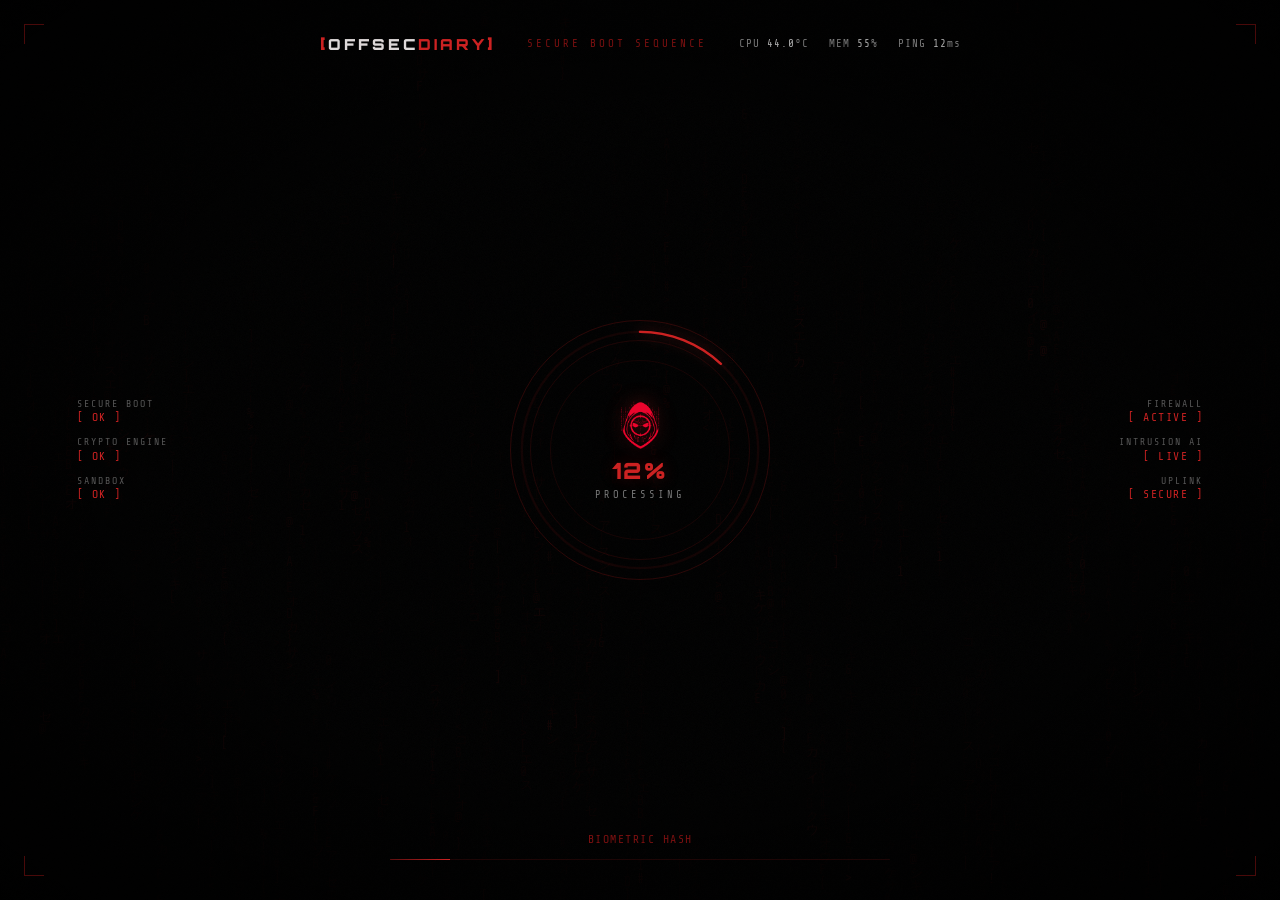
<file: index.html>
<!DOCTYPE html>
<html lang="en">
<head>
  <meta charset="UTF-8" />
  <title>Loading...</title>

  <script>
    const SHOW_BOOT = true;

    if (SHOW_BOOT) {
      window.location.replace("html/boot.html");
    } else {
      window.location.replace("html/home.html");
    }
  </script>
</head>
<body>
</body>
</html>
</file>
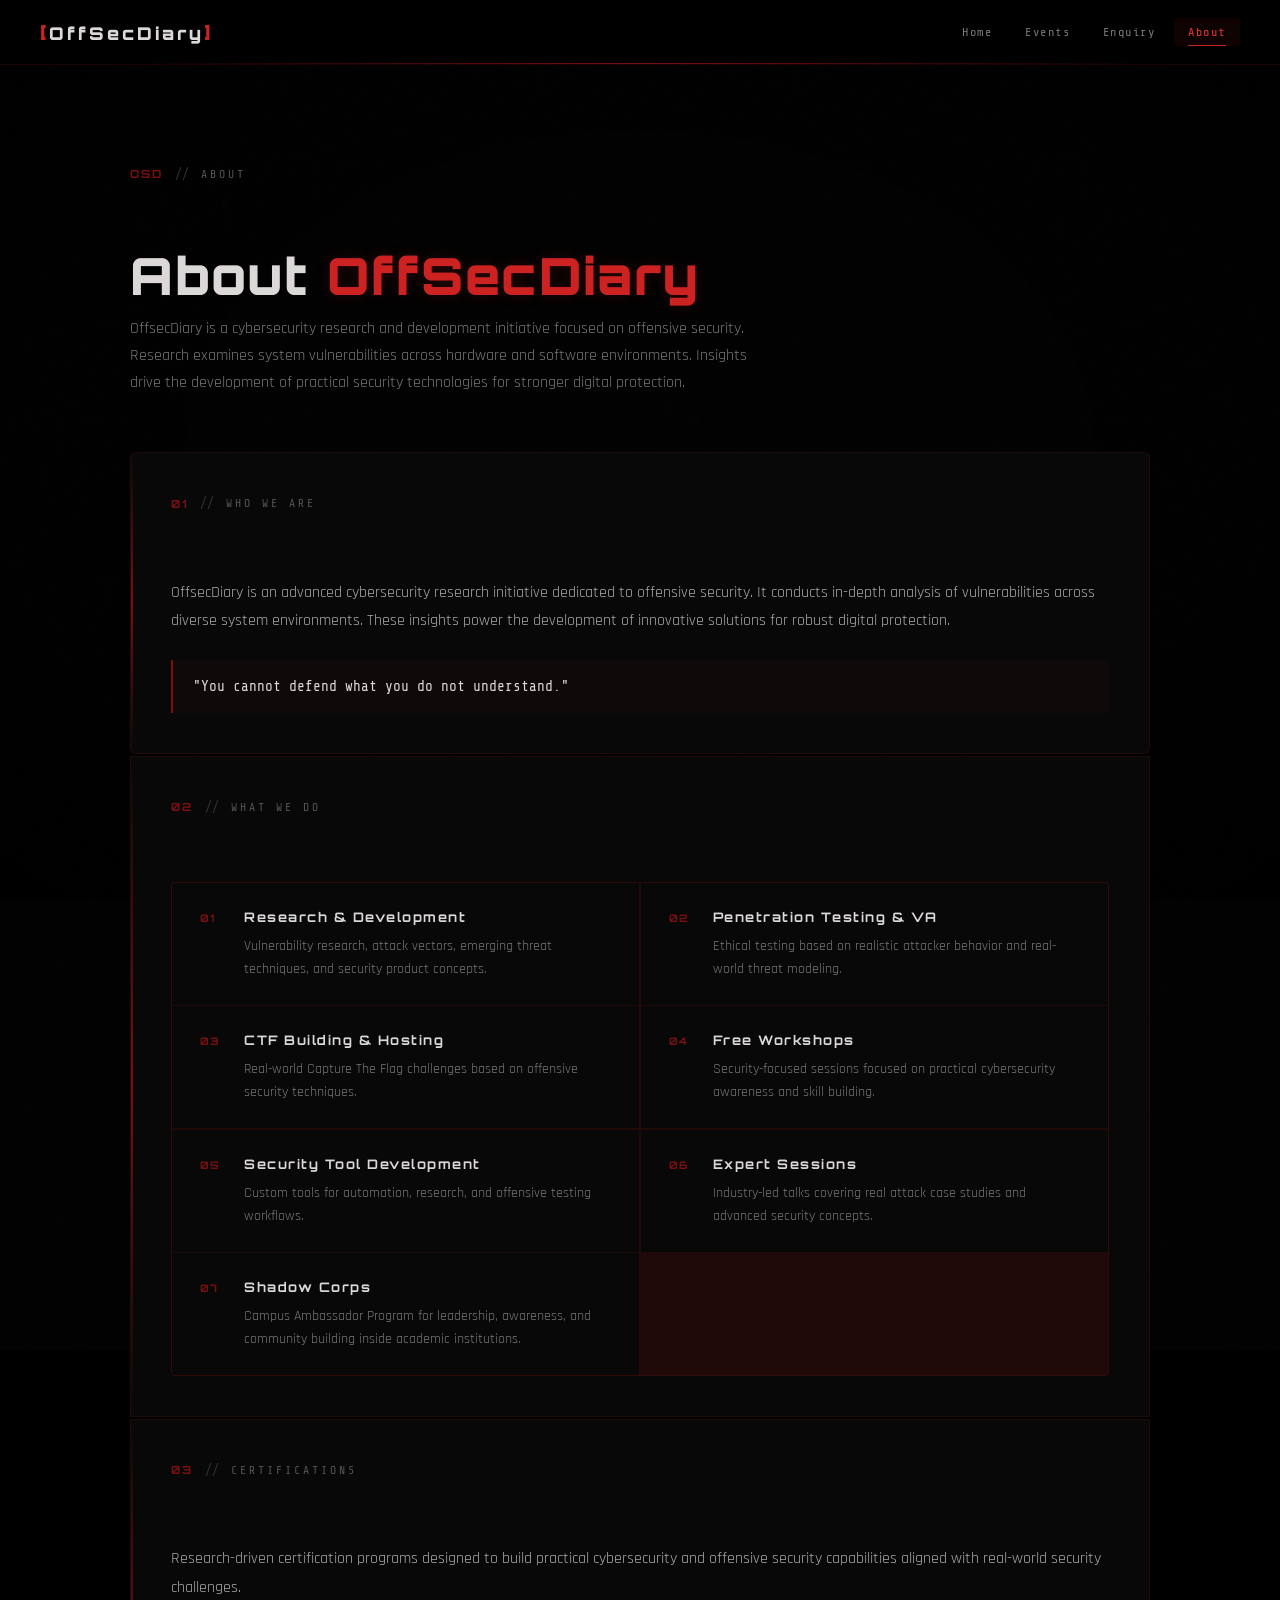
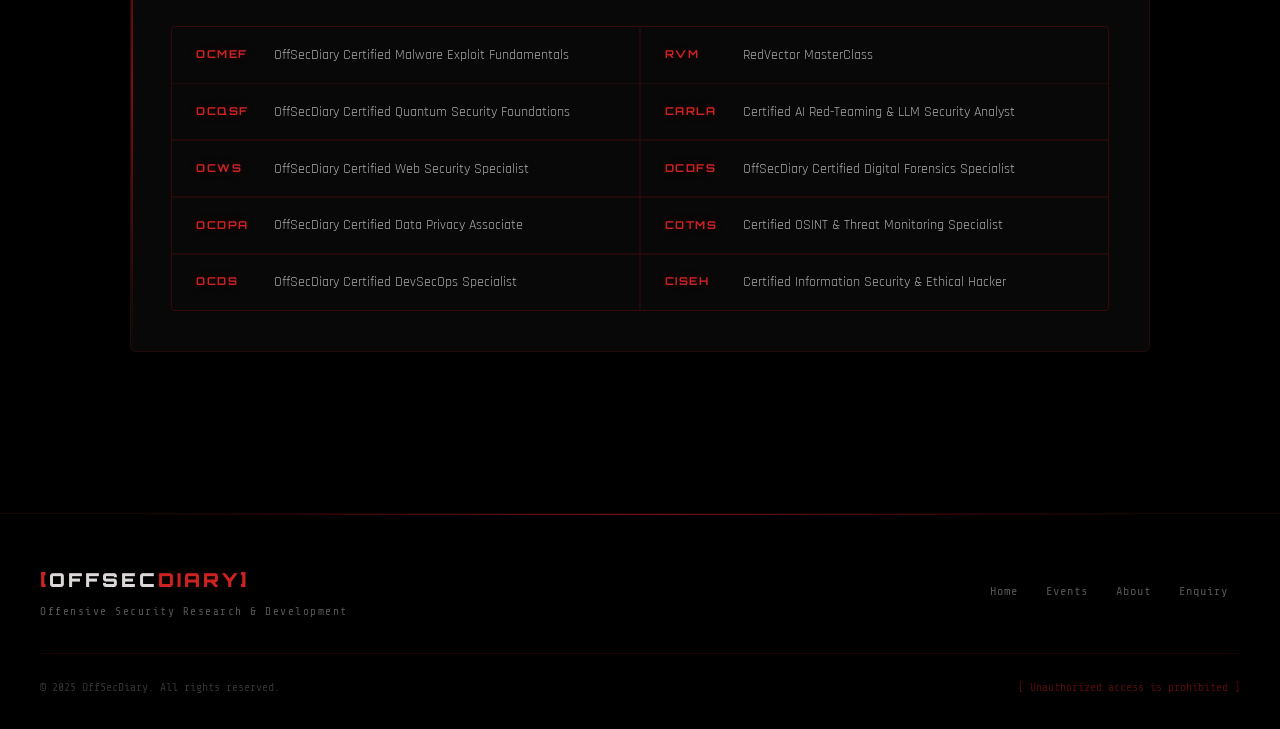
<file: html/about.html>
<!DOCTYPE html>
<html lang="en">
<head>
  <meta charset="UTF-8" />
  <meta name="viewport" content="width=device-width, initial-scale=1.0" />
  <title>About — OffSecDiary</title>
  <link rel="preconnect" href="https://fonts.googleapis.com">
  <link rel="preconnect" href="https://fonts.gstatic.com" crossorigin>
  <link href="https://fonts.googleapis.com/css2?family=Orbitron:wght@700;900&family=Rajdhani:wght@300;400;500;600&family=Share+Tech+Mono&display=swap" rel="stylesheet">
  <link rel="stylesheet" href="../css/home.css">
  <link rel="stylesheet" href="../css/about.css">
</head>
<body>

  <canvas id="bg-canvas"></canvas>
  <div class="grain"></div>
  <div class="vignette"></div>

  <!-- NAV -->
  <nav class="nav">
    <div class="nav-inner">
      <a href="home.html" class="nav-logo">
        <span class="nl-b">[</span>OffSecDiary<span class="nl-b">]</span>
      </a>
      <button class="nav-burger" id="burger" aria-label="Toggle menu">
        <span></span><span></span><span></span>
      </button>
      <ul class="nav-links" id="navLinks">
        <li><a href="home.html">Home</a></li>
        <li><a href="events.html">Events</a></li>
        <li><a href="enquiry.html">Enquiry</a></li>
        <li><a href="about.html" class="active">About</a></li>
        <!--<li><a href="achievements.html">Achievements</a></li>-->
      </ul>
    </div>
  </nav>

  <!-- PAGE -->
  <main class="page-main">
    <div class="page-inner">

      <!-- Page header -->
      <div class="page-header" data-reveal>
        <div class="sec-label">
          <span class="slab-n">OSD</span>
          <span class="slab-slash">//</span>
          <span class="slab-t">ABOUT</span>
        </div>
        <h1 class="page-title">About <span class="t-red">OffSecDiary</span></h1>
        <p class="page-sub">OffsecDiary is a cybersecurity research and development initiative focused on offensive security.
                            Research examines system vulnerabilities across hardware and software environments.
                            Insights drive the development of practical security technologies for stronger digital protection.</p>
      </div>

      <!-- ===== 01 WHO WE ARE ===== -->
      <div class="about-block" data-reveal>
        <div class="sec-label">
          <span class="slab-n">01</span>
          <span class="slab-slash">//</span>
          <span class="slab-t">WHO WE ARE</span>
        </div>
        <div class="about-block-body">
          <p>OffsecDiary is an advanced cybersecurity research initiative dedicated to offensive security.
            It conducts in-depth analysis of vulnerabilities across diverse system environments.
            These insights power the development of innovative solutions for robust digital protection.</p>
          <blockquote class="about-quote">"You cannot defend what you do not understand."</blockquote>
        </div>
      </div>

      <!-- ===== 02 WHAT WE DO ===== -->
      <div class="about-block" data-reveal>
        <div class="sec-label">
          <span class="slab-n">02</span>
          <span class="slab-slash">//</span>
          <span class="slab-t">WHAT WE DO</span>
        </div>
        <div class="about-block-body">
          <div class="what-grid">

            <div class="what-item">
              <span class="what-num">01</span>
              <div>
                <h4>Research &amp; Development</h4>
                <p>Vulnerability research, attack vectors, emerging threat techniques, and security product concepts.</p>
              </div>
            </div>

            <div class="what-item">
              <span class="what-num">02</span>
              <div>
                <h4>Penetration Testing &amp; VA</h4>
                <p>Ethical testing based on realistic attacker behavior and real-world threat modeling.</p>
              </div>
            </div>

            <div class="what-item">
              <span class="what-num">03</span>
              <div>
                <h4>CTF Building &amp; Hosting</h4>
                <p>Real-world Capture The Flag challenges based on offensive security techniques.</p>
              </div>
            </div>

            <!--<div class="what-item">
              <span class="what-num">02</span>
              <div>
                <h4>Offensive Security Training</h4>
                <p>1 month fundamentals, 3 month practical exploitation, 6 month advanced offensive security &amp; research.</p>
              </div>
            </div>-->

            <div class="what-item">
              <span class="what-num">04</span>
              <div>
                <h4>Free Workshops</h4>
                <p>Security-focused sessions focused on practical cybersecurity awareness and skill building.</p>
              </div>
            </div>

            <div class="what-item">
              <span class="what-num">05</span>
              <div>
                <h4>Security Tool Development</h4>
                <p>Custom tools for automation, research, and offensive testing workflows.</p>
              </div>
            </div>

            <div class="what-item">
              <span class="what-num">06</span>
              <div>
                <h4>Expert Sessions</h4>
                <p>Industry-led talks covering real attack case studies and advanced security concepts.</p>
              </div>
            </div>

            <div class="what-item">
              <span class="what-num">07</span>
              <div>
                <h4>Shadow Corps</h4>
                <p>Campus Ambassador Program for leadership, awareness, and community building inside academic institutions.</p>
              </div>
            </div>

          </div>
        </div>
      </div>

      <!-- ===== 03 CERTIFICATIONS ===== -->
      <div class="about-block" data-reveal>
        <div class="sec-label">
          <span class="slab-n">03</span>
          <span class="slab-slash">//</span>
          <span class="slab-t">CERTIFICATIONS</span>
        </div>
        <div class="about-block-body">
          <p>Research-driven certification programs designed to build practical cybersecurity and offensive security capabilities aligned with real-world security challenges.</p>
          <div class="cert-grid">

            <div class="cert-item">
              <span class="cert-code">OCMEF</span>
              <span class="cert-name">OffSecDiary Certified Malware Exploit Fundamentals</span>
            </div>

            <div class="cert-item">
              <span class="cert-code">RVM</span>
              <span class="cert-name">RedVector MasterClass</span>
            </div>

            <div class="cert-item">
              <span class="cert-code">OCQSF</span>
              <span class="cert-name">OffSecDiary Certified Quantum Security Foundations</span>
            </div>

            <div class="cert-item">
              <span class="cert-code">CARLA</span>
              <span class="cert-name">Certified AI Red-Teaming &amp; LLM Security Analyst</span>
            </div>

            <div class="cert-item">
              <span class="cert-code">OCWS</span>
              <span class="cert-name">OffSecDiary Certified Web Security Specialist</span>
            </div>

            <div class="cert-item">
              <span class="cert-code">OCDFS</span>
              <span class="cert-name">OffSecDiary Certified Digital Forensics Specialist</span>
            </div>

            <div class="cert-item">
              <span class="cert-code">OCDPA</span>
              <span class="cert-name">OffSecDiary Certified Data Privacy Associate</span>
            </div>

            <div class="cert-item">
              <span class="cert-code">COTMS</span>
              <span class="cert-name">Certified OSINT &amp; Threat Monitoring Specialist</span>
            </div>

            <div class="cert-item">
              <span class="cert-code">OCDS</span>
              <span class="cert-name">OffSecDiary Certified DevSecOps Specialist</span>
            </div>

            <div class="cert-item">
              <span class="cert-code">CISEH</span>
              <span class="cert-name">Certified Information Security &amp; Ethical Hacker</span>
            </div>

          </div>
        </div>
      </div>

      <!-- ===== 04 TEAM ===== -->
      <!--<div class="about-block" data-reveal>
        <div class="sec-label">
          <span class="slab-n">04</span>
          <span class="slab-slash">//</span>
          <span class="slab-t">OUR TEAM</span>
        </div>
        <p class="about-block-desc">The people behind OffSecDiary — researchers, developers, designers, and mentors working together to build an ethical offensive security community.</p>

        <div class="team-grid">

          <div class="team-card" tabindex="0">
            <div class="team-inner">
              <div class="team-front">
                <span class="team-avatar">M</span>
                <h3>Mr_Spice</h3>
                <span class="team-role">Software Development</span>
                <span class="team-flip-hint">TAP TO VIEW</span>
              </div>
              <div class="team-back">
                <h4>Mr_Spice</h4>
                <ul>
                  <li>Full-stack development</li>
                  <li>Testing</li>
                </ul>
              </div>
            </div>
          </div>

          <div class="team-card" tabindex="0">
            <div class="team-inner">
              <div class="team-front">
                <span class="team-avatar">H</span>
                <h3>Heartking</h3>
                <span class="team-role">Operations</span>
                <span class="team-flip-hint">TAP TO VIEW</span>
              </div>
              <div class="team-back">
                <h4>Heartking</h4>
                <ul>
                  <li>Detection engineering</li>
                  <li>Purple teaming</li>
                </ul>
              </div>
            </div>
          </div>

          <div class="team-card" tabindex="0">
            <div class="team-inner">
              <div class="team-front">
                <span class="team-avatar">F</span>
                <h3>fallacy</h3>
                <span class="team-role">Ghost Lab</span>
                <span class="team-flip-hint">TAP TO VIEW</span>
              </div>
              <div class="team-back">
                <h4>fallacy</h4>
                <ul>
                  <li>Java</li>
                  <li>C</li>
                  <li>Python</li>
                  <li>SolidWorks</li>
                </ul>
              </div>
            </div>
          </div>

          <div class="team-card" tabindex="0">
            <div class="team-inner">
              <div class="team-front">
                <span class="team-avatar">0</span>
                <h3>0byte</h3>
                <span class="team-role">Research &amp; Development</span>
                <span class="team-flip-hint">TAP TO VIEW</span>
              </div>
              <div class="team-back">
                <h4>0byte</h4>
                <ul>
                  <li>Vulnerability assessment</li>
                  <li>Penetration testing</li>
                </ul>
              </div>
            </div>
          </div>

          <div class="team-card" tabindex="0">
            <div class="team-inner">
              <div class="team-front">
                <span class="team-avatar">R</span>
                <h3>RootX</h3>
                <span class="team-role">UI / UX Design</span>
                <span class="team-flip-hint">TAP TO VIEW</span>
              </div>
              <div class="team-back">
                <h4>RootX</h4>
                <ul>
                  <li>Python</li>
                  <li>UI design</li>
                  <li>Cybersecurity</li>
                </ul>
              </div>
            </div>
          </div>

          <div class="team-card" tabindex="0">
            <div class="team-inner">
              <div class="team-front">
                <span class="team-avatar">S</span>
                <h3>sudoX</h3>
                <span class="team-role">UI / UX &amp; Design</span>
                <span class="team-flip-hint">TAP TO VIEW</span>
              </div>
              <div class="team-back">
                <h4>sudoX</h4>
                <ul>
                  <li>Python</li>
                  <li>UI/UX design</li>
                </ul>
              </div>
            </div>
          </div>

          <div class="team-card" tabindex="0">
            <div class="team-inner">
              <div class="team-front">
                <span class="team-avatar">T</span>
                <h3>Tanya</h3>
                <span class="team-role">UI / UX &amp; Design</span>
                <span class="team-flip-hint">TAP TO VIEW</span>
              </div>
              <div class="team-back">
                <h4>Tanya</h4>
                <ul>
                  <li>Python</li>
                  <li>UI/UX</li>
                </ul>
              </div>
            </div>
          </div>

          <div class="team-card" tabindex="0">
            <div class="team-inner">
              <div class="team-front">
                <span class="team-avatar">R</span>
                <h3>rishi.tech</h3>
                <span class="team-role">R &amp; D</span>
                <span class="team-flip-hint">TAP TO VIEW</span>
              </div>
              <div class="team-back">
                <h4>rishi.tech</h4>
                <ul>
                  <li>Research</li>
                  <li>Technical analysis</li>
                </ul>
              </div>
            </div>
          </div>

          <div class="team-card" tabindex="0">
            <div class="team-inner">
              <div class="team-front">
                <span class="team-avatar">S</span>
                <h3>SystemsQueen</h3>
                <span class="team-role">Software Developer</span>
                <span class="team-flip-hint">TAP TO VIEW</span>
              </div>
              <div class="team-back">
                <h4>SystemsQueen</h4>
                <ul>
                  <li>Backend development</li>
                  <li>API design</li>
                  <li>System architecture</li>
                </ul>
              </div>
            </div>
          </div>

          <div class="team-card" tabindex="0">
            <div class="team-inner">
              <div class="team-front">
                <span class="team-avatar">R</span>
                <h3>Research Army</h3>
                <span class="team-role">R &amp; D</span>
                <span class="team-flip-hint">TAP TO VIEW</span>
              </div>
              <div class="team-back">
                <h4>Research Army</h4>
                <ul>
                  <li>NLP (learning)</li>
                </ul>
              </div>
            </div>
          </div>

          <div class="team-card" tabindex="0">
            <div class="team-inner">
              <div class="team-front">
                <span class="team-avatar">C</span>
                <h3>Ciphera</h3>
                <span class="team-role">Software Development</span>
                <span class="team-flip-hint">TAP TO VIEW</span>
              </div>
              <div class="team-back">
                <h4>Ciphera</h4>
                <ul>
                  <li>Frontend development</li>
                  <li>UI structuring</li>
                  <li>Secure design</li>
                </ul>
              </div>
            </div>
          </div>

          <div class="team-card" tabindex="0">
            <div class="team-inner">
              <div class="team-front">
                <span class="team-avatar">S</span>
                <h3>Sushil Sharma</h3>
                <span class="team-role">R &amp; D</span>
                <span class="team-flip-hint">TAP TO VIEW</span>
              </div>
              <div class="team-back">
                <h4>Sushil Sharma</h4>
                <ul>
                  <li>Research</li>
                </ul>
              </div>
            </div>
          </div>

        </div>
      </div>
      -->

    </div>
  </main>

  <!-- FOOTER -->
  <footer class="footer">
    <div class="footer-inner">
      <div class="footer-top">
        <div class="ft-brand">
          <span class="ft-logo"><span class="nl-b">[</span>OFFSEC<span class="t-red">DIARY</span><span class="nl-b">]</span></span>
          <span class="ft-tagline">Offensive Security Research &amp; Development</span>
        </div>
        <nav class="ft-nav">
          <a href="home.html">Home</a>
          <a href="events.html">Events</a>
          <a href="about.html">About</a>
          <a href="enquiry.html">Enquiry</a>
          <!--<a href="achievements.html">Achievements</a>-->
        </nav>
      </div>
      <div class="footer-bottom">
        <span>© 2025 OffSecDiary. All rights reserved.</span>
        <span class="ft-warn">[ Unauthorized access is prohibited ]</span>
      </div>
    </div>
  </footer>

  <script src="../js/home.js"></script>
  <script src="../js/about.js"></script>
</body>
</html>
</file>
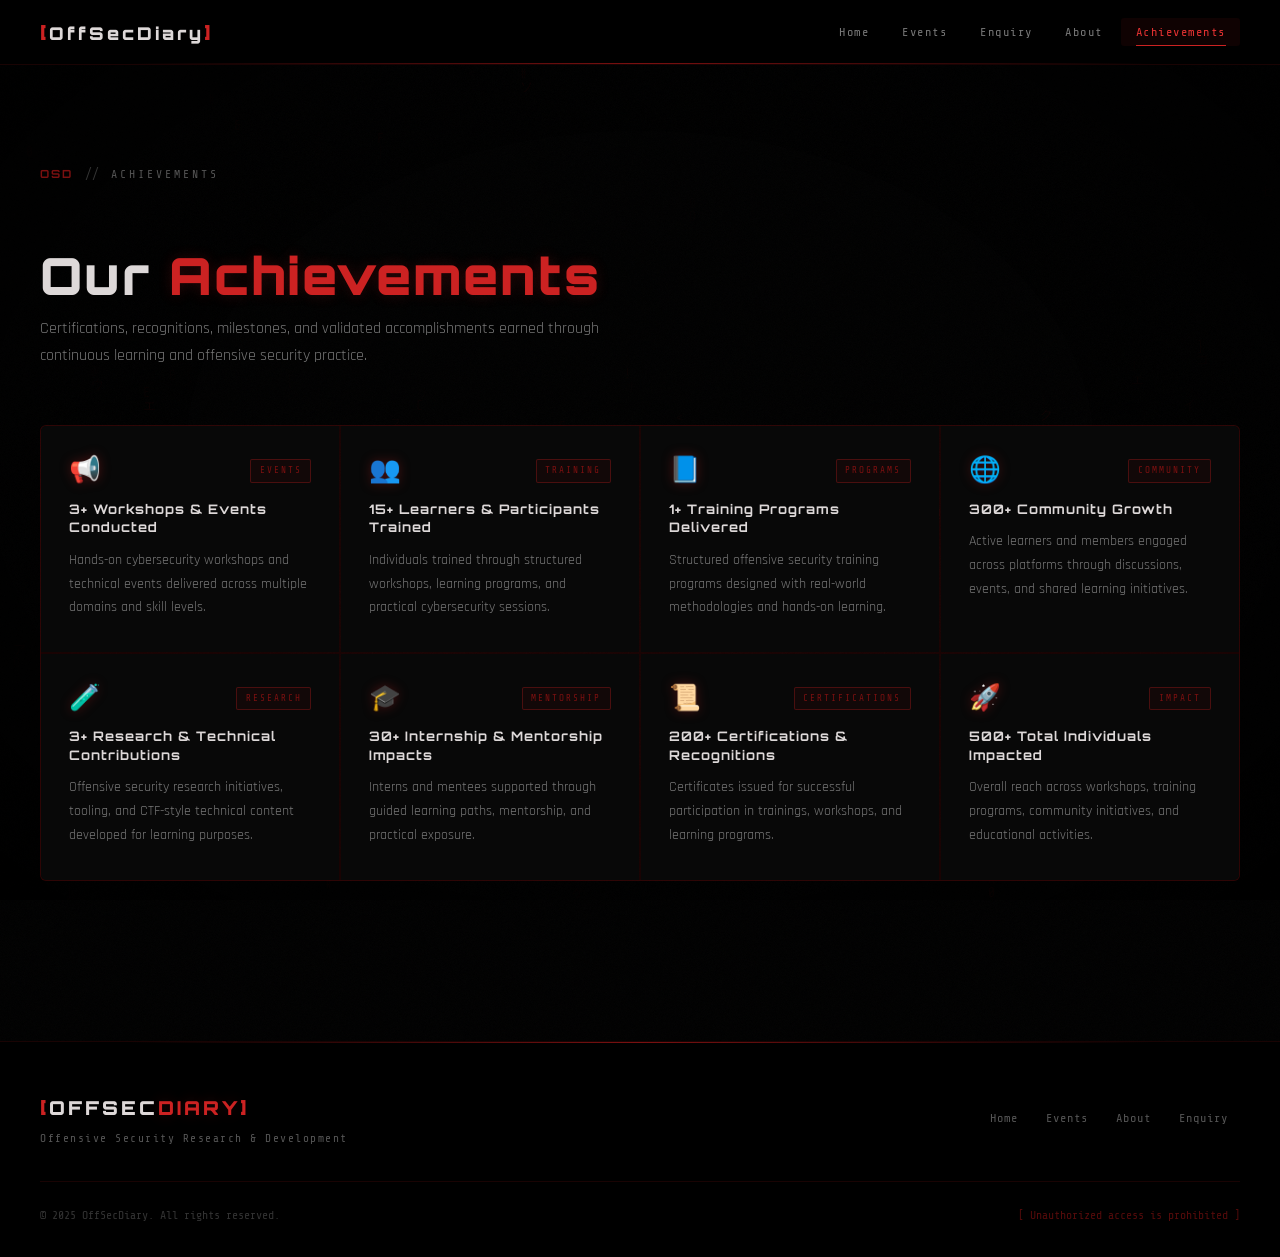
<file: html/achievements.html>
<!DOCTYPE html>
<html lang="en">
<head>
  <meta charset="UTF-8" />
  <meta name="viewport" content="width=device-width, initial-scale=1.0" />
  <title>Achievements — OffSecDiary</title>
  <link rel="preconnect" href="https://fonts.googleapis.com">
  <link rel="preconnect" href="https://fonts.gstatic.com" crossorigin>
  <link href="https://fonts.googleapis.com/css2?family=Orbitron:wght@700;900&family=Rajdhani:wght@300;400;500;600&family=Share+Tech+Mono&display=swap" rel="stylesheet">
  <link rel="stylesheet" href="../css/home.css">
  <link rel="stylesheet" href="../css/achievements.css">
</head>
<body>

  <canvas id="bg-canvas"></canvas>
  <div class="grain"></div>
  <div class="vignette"></div>

  <!-- NAV -->
  <nav class="nav">
    <div class="nav-inner">
      <a href="home.html" class="nav-logo">
        <span class="nl-b">[</span>OffSecDiary<span class="nl-b">]</span>
      </a>
      <button class="nav-burger" id="burger" aria-label="Toggle menu">
        <span></span><span></span><span></span>
      </button>
      <ul class="nav-links" id="navLinks">
        <li><a href="home.html">Home</a></li>
        <li><a href="events.html">Events</a></li>
        <li><a href="enquiry.html">Enquiry</a></li>
        <li><a href="about.html">About</a></li>
        <li><a href="achievements.html" class="active">Achievements</a></li>
      </ul>
    </div>
  </nav>

  <!-- PAGE -->
  <main class="page-main">
    <div class="page-inner">

      <!-- Page header -->
      <div class="page-header" data-reveal>
        <div class="sec-label">
          <span class="slab-n">OSD</span>
          <span class="slab-slash">//</span>
          <span class="slab-t">ACHIEVEMENTS</span>
        </div>
        <h1 class="page-title">Our <span class="t-red">Achievements</span></h1>
        <p class="page-sub">Certifications, recognitions, milestones, and validated accomplishments earned through continuous learning and offensive security practice.</p>
      </div>

      <!-- Achievement grid -->
      <div class="ach-grid">

        <div class="ach-card" data-reveal>
          <div class="ach-card-top">
            <span class="ach-icon">📢</span>
            <span class="ach-tag">EVENTS</span>
          </div>
          <h3 class="ach-title">3+ Workshops &amp; Events Conducted</h3>
          <p class="ach-desc">Hands-on cybersecurity workshops and technical events delivered across multiple domains and skill levels.</p>
        </div>

        <div class="ach-card" data-reveal data-delay="1">
          <div class="ach-card-top">
            <span class="ach-icon">👥</span>
            <span class="ach-tag">TRAINING</span>
          </div>
          <h3 class="ach-title">15+ Learners &amp; Participants Trained</h3>
          <p class="ach-desc">Individuals trained through structured workshops, learning programs, and practical cybersecurity sessions.</p>
        </div>

        <div class="ach-card" data-reveal data-delay="2">
          <div class="ach-card-top">
            <span class="ach-icon">📘</span>
            <span class="ach-tag">PROGRAMS</span>
          </div>
          <h3 class="ach-title">1+ Training Programs Delivered</h3>
          <p class="ach-desc">Structured offensive security training programs designed with real-world methodologies and hands-on learning.</p>
        </div>

        <div class="ach-card" data-reveal>
          <div class="ach-card-top">
            <span class="ach-icon">🌐</span>
            <span class="ach-tag">COMMUNITY</span>
          </div>
          <h3 class="ach-title">300+ Community Growth</h3>
          <p class="ach-desc">Active learners and members engaged across platforms through discussions, events, and shared learning initiatives.</p>
        </div>

        <div class="ach-card" data-reveal data-delay="1">
          <div class="ach-card-top">
            <span class="ach-icon">🧪</span>
            <span class="ach-tag">RESEARCH</span>
          </div>
          <h3 class="ach-title">3+ Research &amp; Technical Contributions</h3>
          <p class="ach-desc">Offensive security research initiatives, tooling, and CTF-style technical content developed for learning purposes.</p>
        </div>

        <div class="ach-card" data-reveal data-delay="2">
          <div class="ach-card-top">
            <span class="ach-icon">🎓</span>
            <span class="ach-tag">MENTORSHIP</span>
          </div>
          <h3 class="ach-title">30+ Internship &amp; Mentorship Impacts</h3>
          <p class="ach-desc">Interns and mentees supported through guided learning paths, mentorship, and practical exposure.</p>
        </div>

        <div class="ach-card" data-reveal>
          <div class="ach-card-top">
            <span class="ach-icon">📜</span>
            <span class="ach-tag">CERTIFICATIONS</span>
          </div>
          <h3 class="ach-title">200+ Certifications &amp; Recognitions</h3>
          <p class="ach-desc">Certificates issued for successful participation in trainings, workshops, and learning programs.</p>
        </div>

        <div class="ach-card" data-reveal data-delay="1">
          <div class="ach-card-top">
            <span class="ach-icon">🚀</span>
            <span class="ach-tag">IMPACT</span>
          </div>
          <h3 class="ach-title">500+ Total Individuals Impacted</h3>
          <p class="ach-desc">Overall reach across workshops, training programs, community initiatives, and educational activities.</p>
        </div>

      </div>

    </div>
  </main>

  <!-- FOOTER -->
  <footer class="footer">
    <div class="footer-inner">
      <div class="footer-top">
        <div class="ft-brand">
          <span class="ft-logo"><span class="nl-b">[</span>OFFSEC<span class="t-red">DIARY</span><span class="nl-b">]</span></span>
          <span class="ft-tagline">Offensive Security Research &amp; Development</span>
        </div>
        <nav class="ft-nav">
          <a href="home.html">Home</a>
          <a href="events.html">Events</a>
          <a href="about.html">About</a>
          <a href="enquiry.html">Enquiry</a>
          <!--<a href="achievements.html">Achievements</a>-->
        </nav>
      </div>
      <div class="footer-bottom">
        <span>© 2025 OffSecDiary. All rights reserved.</span>
        <span class="ft-warn">[ Unauthorized access is prohibited ]</span>
      </div>
    </div>
  </footer>

  <script src="../js/home.js"></script>
</body>
</html>
</file>
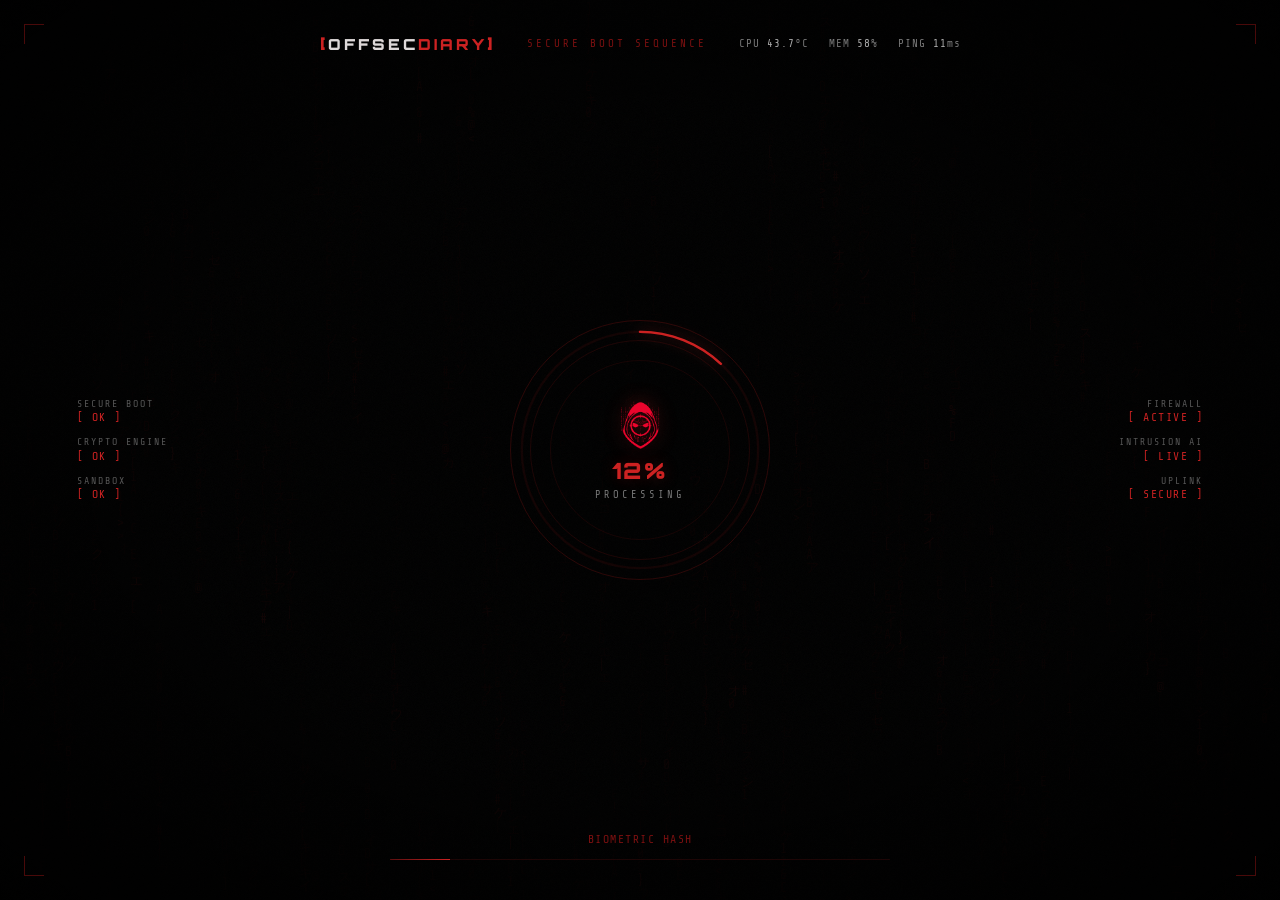
<file: html/boot.html>
<!DOCTYPE html>
<html lang="en">
<head>
  <meta charset="UTF-8" />
  <meta name="viewport" content="width=device-width, initial-scale=1.0" />
  <title>OffSecDiary — Secure Boot</title>
  <link rel="preconnect" href="https://fonts.googleapis.com">
  <link rel="preconnect" href="https://fonts.gstatic.com" crossorigin>
  <link href="https://fonts.googleapis.com/css2?family=Orbitron:wght@700;900&family=Share+Tech+Mono&display=swap" rel="stylesheet">
  <link rel="stylesheet" href="../css/boot.css">
</head>
<body>

  <canvas id="boot-matrix"></canvas>
  <div class="boot-grain"></div>
  <div class="boot-vignette"></div>

  <!-- BOOT SCREEN -->
  <div id="boot-screen">

    <!-- Corner brackets -->
    <div class="corner tl"></div>
    <div class="corner tr"></div>
    <div class="corner bl"></div>
    <div class="corner br"></div>

    <!-- Top bar -->
    <div class="boot-topbar">
      <span class="tb-logo"><span class="tb-b">[</span>OFFSEC<span class="tb-red">DIARY</span><span class="tb-b">]</span></span>
      <span class="tb-status">SECURE BOOT SEQUENCE</span>
      <div class="tb-telemetry">
        <span>CPU <span id="cpu" class="tel-val">--</span>°C</span>
        <span>MEM <span id="mem" class="tel-val">--</span>%</span>
        <span>PING <span id="lat" class="tel-val">--</span>ms</span>
      </div>
    </div>

    <!-- Core -->
    <div class="boot-core">
      <div class="core-rings">
        <div class="ring ring-1"></div>
        <div class="ring ring-2"></div>
        <div class="ring ring-3"></div>
      </div>

      <div class="core-inner">
        <div class="ci-logo">
          <img src="../assets/bootlogo_noname.PNG" alt="OffSecDiary Logo" style="width: 52px; height: 52px; object-fit: contain;">
        </div>
        <div class="ci-percent" id="progressText">0%</div>
        <div class="ci-phase" id="phaseText">INITIALIZING</div>
      </div>

      <svg class="progress-svg" viewBox="0 0 220 220">
        <circle class="prog-track" cx="110" cy="110" r="100"/>
        <circle class="prog-fill" id="progCircle" cx="110" cy="110" r="100"/>
      </svg>
    </div>

    <!-- Diagnostics -->
    <div class="boot-diag left">
      <div class="diag-item">
        <span class="di-label">SECURE BOOT</span>
        <span class="di-val ok">[ OK ]</span>
      </div>
      <div class="diag-item">
        <span class="di-label">CRYPTO ENGINE</span>
        <span class="di-val ok">[ OK ]</span>
      </div>
      <div class="diag-item">
        <span class="di-label">SANDBOX</span>
        <span class="di-val ok">[ OK ]</span>
      </div>
    </div>

    <div class="boot-diag right">
      <div class="diag-item">
        <span class="di-label">FIREWALL</span>
        <span class="di-val ok">[ ACTIVE ]</span>
      </div>
      <div class="diag-item">
        <span class="di-label">INTRUSION AI</span>
        <span class="di-val ok">[ LIVE ]</span>
      </div>
      <div class="diag-item">
        <span class="di-label">UPLINK</span>
        <span class="di-val ok">[ SECURE ]</span>
      </div>
    </div>

    <!-- Status / typewriter line -->
    <div class="boot-bottom">
      <div class="status-line" id="statusLine"></div>
      <div class="status-bar">
        <div class="status-bar-fill" id="statusBarFill"></div>
      </div>
    </div>

  </div>

  <!-- WELCOME SCREEN -->
  <div id="welcome-screen">
    <div class="welcome-inner">
      <div class="welcome-logo-mark">
        <img src="../assets/bootlogo_noname.PNG" alt="OffSecDiary Logo" style="width: 80px; height: 80px; object-fit: contain;">
      </div>
      <h1 class="welcome-title">WELCOME TO <span class="wt-red">OFFSECDIARY</span></h1>
      <p class="welcome-sub">Hack | Defend | Innovate</p>
    </div>
  </div>

  <script src="../js/boot.js"></script>
</body>
</html>
</file>
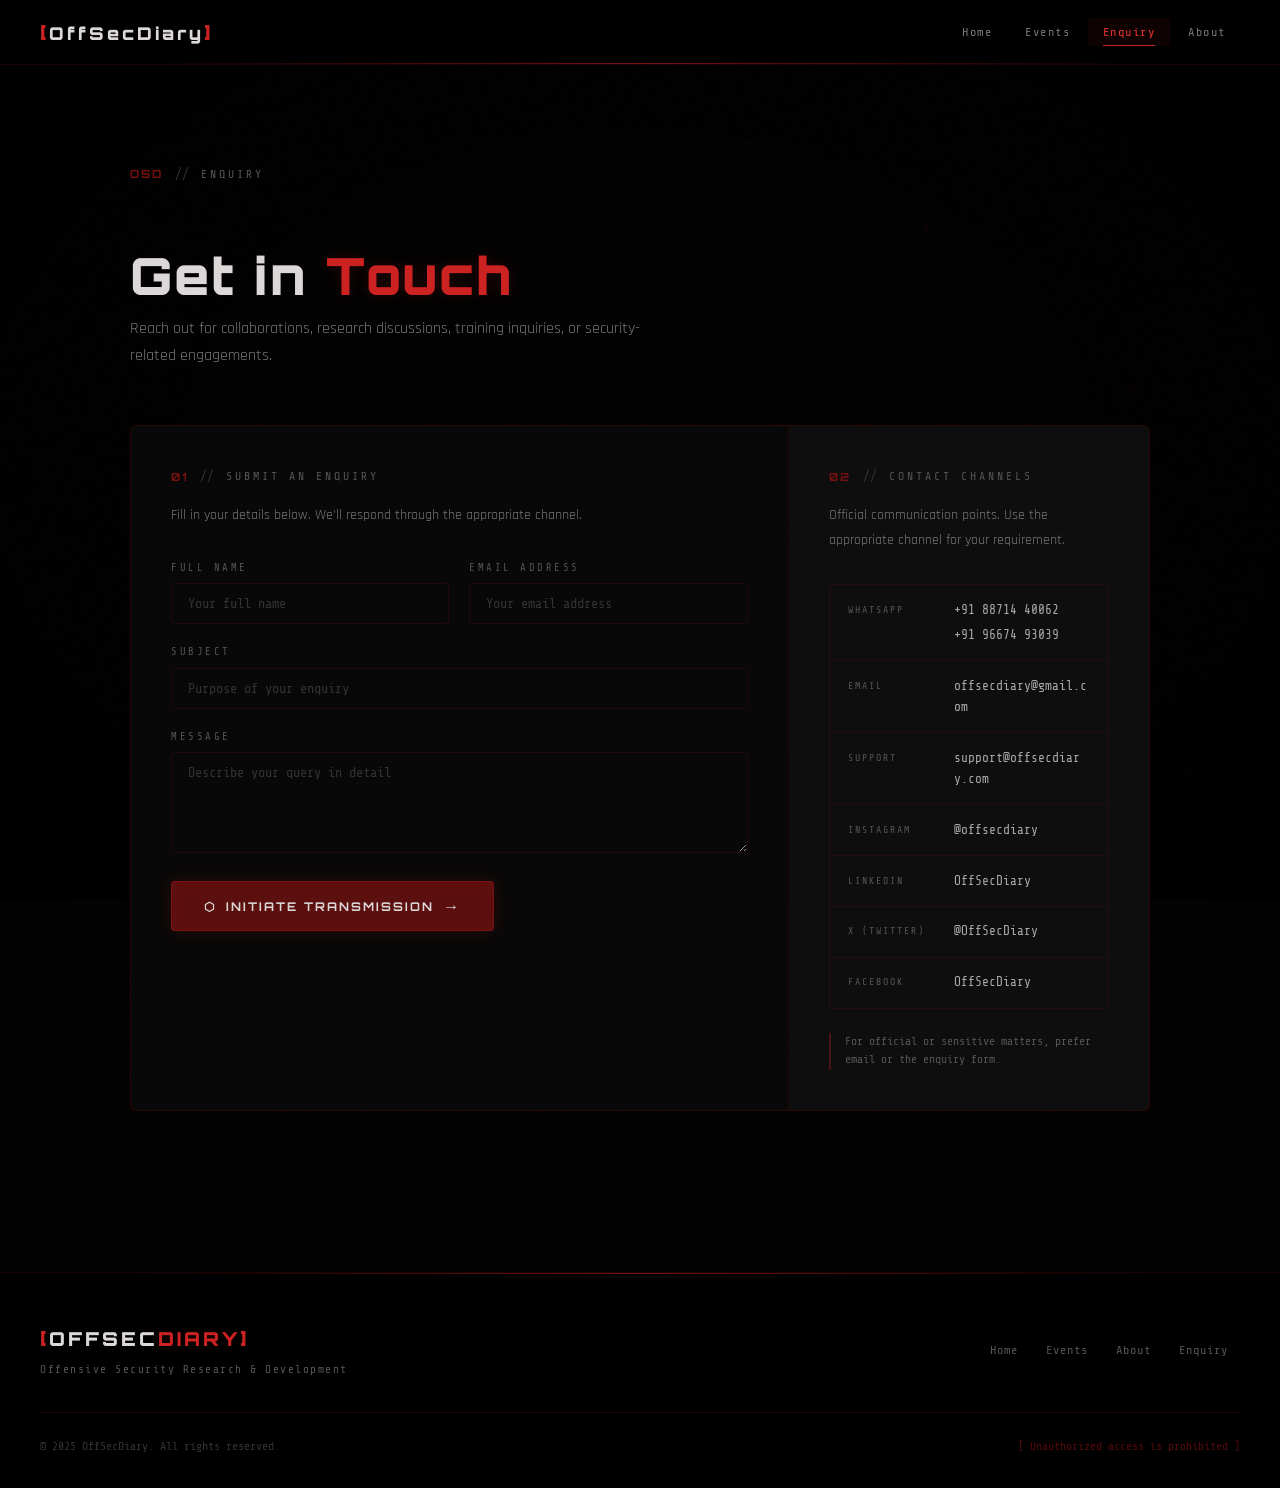
<file: html/enquiry.html>
<!DOCTYPE html>
<html lang="en">
<head>
  <meta charset="UTF-8" />
  <meta name="viewport" content="width=device-width, initial-scale=1.0" />
  <title>Enquiry — OffSecDiary</title>
  <link rel="preconnect" href="https://fonts.googleapis.com">
  <link rel="preconnect" href="https://fonts.gstatic.com" crossorigin>
  <link href="https://fonts.googleapis.com/css2?family=Orbitron:wght@700;900&family=Rajdhani:wght@300;400;500;600&family=Share+Tech+Mono&display=swap" rel="stylesheet">
  <link rel="stylesheet" href="../css/home.css">
  <link rel="stylesheet" href="../css/enquiry.css">
</head>
<body>

  <canvas id="bg-canvas"></canvas>
  <div class="grain"></div>
  <div class="vignette"></div>

  <!-- NAV -->
  <nav class="nav">
    <div class="nav-inner">
      <a href="home.html" class="nav-logo">
        <span class="nl-b">[</span>OffSecDiary<span class="nl-b">]</span>
      </a>
      <button class="nav-burger" id="burger" aria-label="Toggle menu">
        <span></span><span></span><span></span>
      </button>
      <ul class="nav-links" id="navLinks">
        <li><a href="home.html">Home</a></li>
        <li><a href="events.html">Events</a></li>
        <li><a href="enquiry.html" class="active">Enquiry</a></li>
        <li><a href="about.html">About</a></li>
        <!--<li><a href="achievements.html">Achievements</a></li>-->
      </ul>
    </div>
  </nav>

  <!-- PAGE -->
  <main class="page-main">
    <div class="page-inner enq-inner">

      <!-- Page header -->
      <div class="page-header" data-reveal>
        <div class="sec-label">
          <span class="slab-n">OSD</span>
          <span class="slab-slash">//</span>
          <span class="slab-t">ENQUIRY</span>
        </div>
        <h1 class="page-title">Get in <span class="t-red">Touch</span></h1>
        <p class="page-sub">Reach out for collaborations, research discussions, training inquiries, or security-related engagements.</p>
      </div>

      <!-- Grid: form + contact -->
      <div class="enq-grid">

        <!-- ===== FORM CARD ===== -->
        <div class="enq-card" data-reveal>
          <div class="enq-card-label">
            <span class="slab-n">01</span>
            <span class="slab-slash">//</span>
            <span class="slab-t">SUBMIT AN ENQUIRY</span>
          </div>
          <p class="enq-card-desc">Fill in your details below. We'll respond through the appropriate channel.</p>

          <form class="enq-form" id="enquiryForm">
            <!-- Honeypot -->
            <input type="text" name="website" tabindex="-1" autocomplete="off" style="display:none">

            <div class="form-row">
              <div class="form-group">
                <label for="enq-name">FULL NAME</label>
                <input type="text" id="enq-name" name="name" placeholder="Your full name" required />
              </div>
              <div class="form-group">
                <label for="enq-email">EMAIL ADDRESS</label>
                <input type="email" id="enq-email" name="email" placeholder="Your email address" required />
              </div>
            </div>

            <div class="form-group">
              <label for="enq-subject">SUBJECT</label>
              <input type="text" id="enq-subject" name="subject" placeholder="Purpose of your enquiry" required />
            </div>

            <div class="form-group">
              <label for="enq-message">MESSAGE</label>
              <textarea id="enq-message" name="message" rows="5" placeholder="Describe your query in detail" required></textarea>
            </div>

            <!-- Hidden metadata -->
            <input type="hidden" name="timestamp"   id="timestamp" />
            <input type="hidden" name="timezone"    id="timezone" />
            <input type="hidden" name="page_url"    id="page_url" />
            <input type="hidden" name="user_agent"  id="user_agent" />
            <input type="hidden" name="referrer"    id="referrer" />
            <input type="hidden" name="ip_address"  value="AUTO_FROM_APPS_SCRIPT" />
            <input type="hidden" name="source"      value="enquiry_page" />

            <button type="submit" class="enq-submit">
              <span class="btn-inner">
                <span class="btn-icon-left">⬡</span>
                INITIATE TRANSMISSION
                <span class="btn-arrow">→</span>
              </span>
              <span class="btn-bg"></span>
            </button>
          </form>
        </div>

        <!-- ===== CONTACT CHANNELS CARD ===== -->
        <div class="enq-card enq-card-side" data-reveal data-delay="1">
          <div class="enq-card-label">
            <span class="slab-n">02</span>
            <span class="slab-slash">//</span>
            <span class="slab-t">CONTACT CHANNELS</span>
          </div>
          <p class="enq-card-desc">Official communication points. Use the appropriate channel for your requirement.</p>

          <div class="contact-list">
            <div class="contact-item">
              <span class="ci-label">WHATSAPP</span>
              <div class="ci-vals">
                <a href="https://wa.me/918871440062" target="_blank" rel="noopener">+91 88714 40062</a>
                <a href="https://wa.me/919667493039" target="_blank" rel="noopener">+91 96674 93039</a>
              </div>
            </div>
            <div class="contact-item">
              <span class="ci-label">EMAIL</span>
              <div class="ci-vals">
                <a href="mailto:offsecdiary@gmail.com">offsecdiary@gmail.com</a>
              </div>
            </div>
            <div class="contact-item">
              <span class="ci-label">SUPPORT</span>
              <div class="ci-vals">
                <a href="mailto:support@offsecdiary.com">support@offsecdiary.com</a>
              </div>
            </div>
            <div class="contact-item">
              <span class="ci-label">INSTAGRAM</span>
              <div class="ci-vals">
                <a href="https://www.instagram.com/offsecdiary" target="_blank" rel="noopener">@offsecdiary</a>
              </div>
            </div>
            <div class="contact-item">
              <span class="ci-label">LINKEDIN</span>
              <div class="ci-vals">
                <a href="https://www.linkedin.com/company/offsecdiary/" target="_blank" rel="noopener">OffSecDiary</a>
              </div>
            </div>
            <div class="contact-item">
              <span class="ci-label">X (TWITTER)</span>
              <div class="ci-vals">
                <a href="https://x.com/OffSecDiary" target="_blank" rel="noopener">@OffSecDiary</a>
              </div>
            </div>
            <div class="contact-item">
              <span class="ci-label">FACEBOOK</span>
              <div class="ci-vals">
                <a href="https://www.facebook.com/share/1BFWxgT9fg/" target="_blank" rel="noopener">OffSecDiary</a>
              </div>
            </div>
          </div>

          <div class="contact-note">
            For official or sensitive matters, prefer email or the enquiry form.
          </div>
        </div>

      </div>

      <!-- ===== FAQs CARD ===== -->
      <!--<div class="enq-card enq-card-full" data-reveal>
        <div class="enq-card-label">
          <span class="slab-n">03</span>
          <span class="slab-slash">//</span>
          <span class="slab-t">FREQUENTLY ASKED QUESTIONS</span>
        </div>

        <div class="faq-list">

          <div class="faq-item">
            <button class="faq-q" aria-expanded="false">
              <span>How can I join the OffSecDiary community?</span>
              <span class="faq-icon">+</span>
            </button>
            <div class="faq-a">
              Follow OffSecDiary on LinkedIn, Instagram, and X (Twitter). An official WhatsApp Channel will be shared soon.
            </div>
          </div>

          <div class="faq-item">
            <button class="faq-q" aria-expanded="false">
              <span>Are OffSecDiary workshops paid?</span>
              <span class="faq-icon">+</span>
            </button>
            <div class="faq-a">
              No. All OffSecDiary workshops are completely free and conducted monthly or bi-monthly.
            </div>
          </div>

          <div class="faq-item">
            <button class="faq-q" aria-expanded="false">
              <span>Can I join OffSecDiary as an intern?</span>
              <span class="faq-icon">+</span>
            </button>
            <div class="faq-a">
              Yes. We regularly onboard interns across multiple domains. Visit the Join Us section for current openings.
            </div>
          </div>

          <div class="faq-item">
            <button class="faq-q" aria-expanded="false">
              <span>What is the duration of OffSecDiary training programs?</span>
              <span class="faq-icon">+</span>
            </button>
            <div class="faq-a">
              Training programs are available for 1 month, 3 months, and 6 months. Details are listed in the Join Us section.
            </div>
          </div>

          <div class="faq-item">
            <button class="faq-q" aria-expanded="false">
              <span>Who can join OffSecDiary programs?</span>
              <span class="faq-icon">+</span>
            </button>
            <div class="faq-a">
              Students, beginners, professionals, and security enthusiasts interested in hands-on cybersecurity learning.
            </div>
          </div>

          <div class="faq-item">
            <button class="faq-q" aria-expanded="false">
              <span>Is prior cybersecurity knowledge required?</span>
              <span class="faq-icon">+</span>
            </button>
            <div class="faq-a">
              No. Some programs are beginner-friendly, while others are advanced. Prerequisites are clearly mentioned for each program.
            </div>
          </div>

          <div class="faq-item">
            <button class="faq-q" aria-expanded="false">
              <span>Are certificates provided?</span>
              <span class="faq-icon">+</span>
            </button>
            <div class="faq-a">
              Yes. Certificates are issued for all programs that we conduct.
            </div>
          </div>

        </div>
      </div> -->

    </div>
  </main>

  <!-- SUCCESS POPUP -->
  <div class="success-overlay" id="successPopup">
    <div class="success-box">
      <div class="success-icon">✓</div>
      <h3>TRANSMISSION SUCCESSFUL</h3>
      <p>Your enquiry has been securely transmitted.<br>Our team will review and respond shortly.</p>
      <button id="closeSuccess" class="btn-primary">
        <span class="btn-inner">ACKNOWLEDGE</span>
        <span class="btn-bg"></span>
      </button>
    </div>
  </div>

  <!-- FOOTER -->
  <footer class="footer">
    <div class="footer-inner">
      <div class="footer-top">
        <div class="ft-brand">
          <span class="ft-logo"><span class="nl-b">[</span>OFFSEC<span class="t-red">DIARY</span><span class="nl-b">]</span></span>
          <span class="ft-tagline">Offensive Security Research &amp; Development</span>
        </div>
        <nav class="ft-nav">
          <a href="home.html">Home</a>
          <a href="events.html">Events</a>
          <a href="about.html">About</a>
          <a href="enquiry.html">Enquiry</a>
          <!--<a href="achievements.html">Achievements</a>-->
        </nav>
      </div>
      <div class="footer-bottom">
        <span>© 2025 OffSecDiary. All rights reserved.</span>
        <span class="ft-warn">[ Unauthorized access is prohibited ]</span>
      </div>
    </div>
  </footer>

  <script src="../js/home.js"></script>
  <script src="../js/enquiry.js"></script>
</body>
</html>
</file>
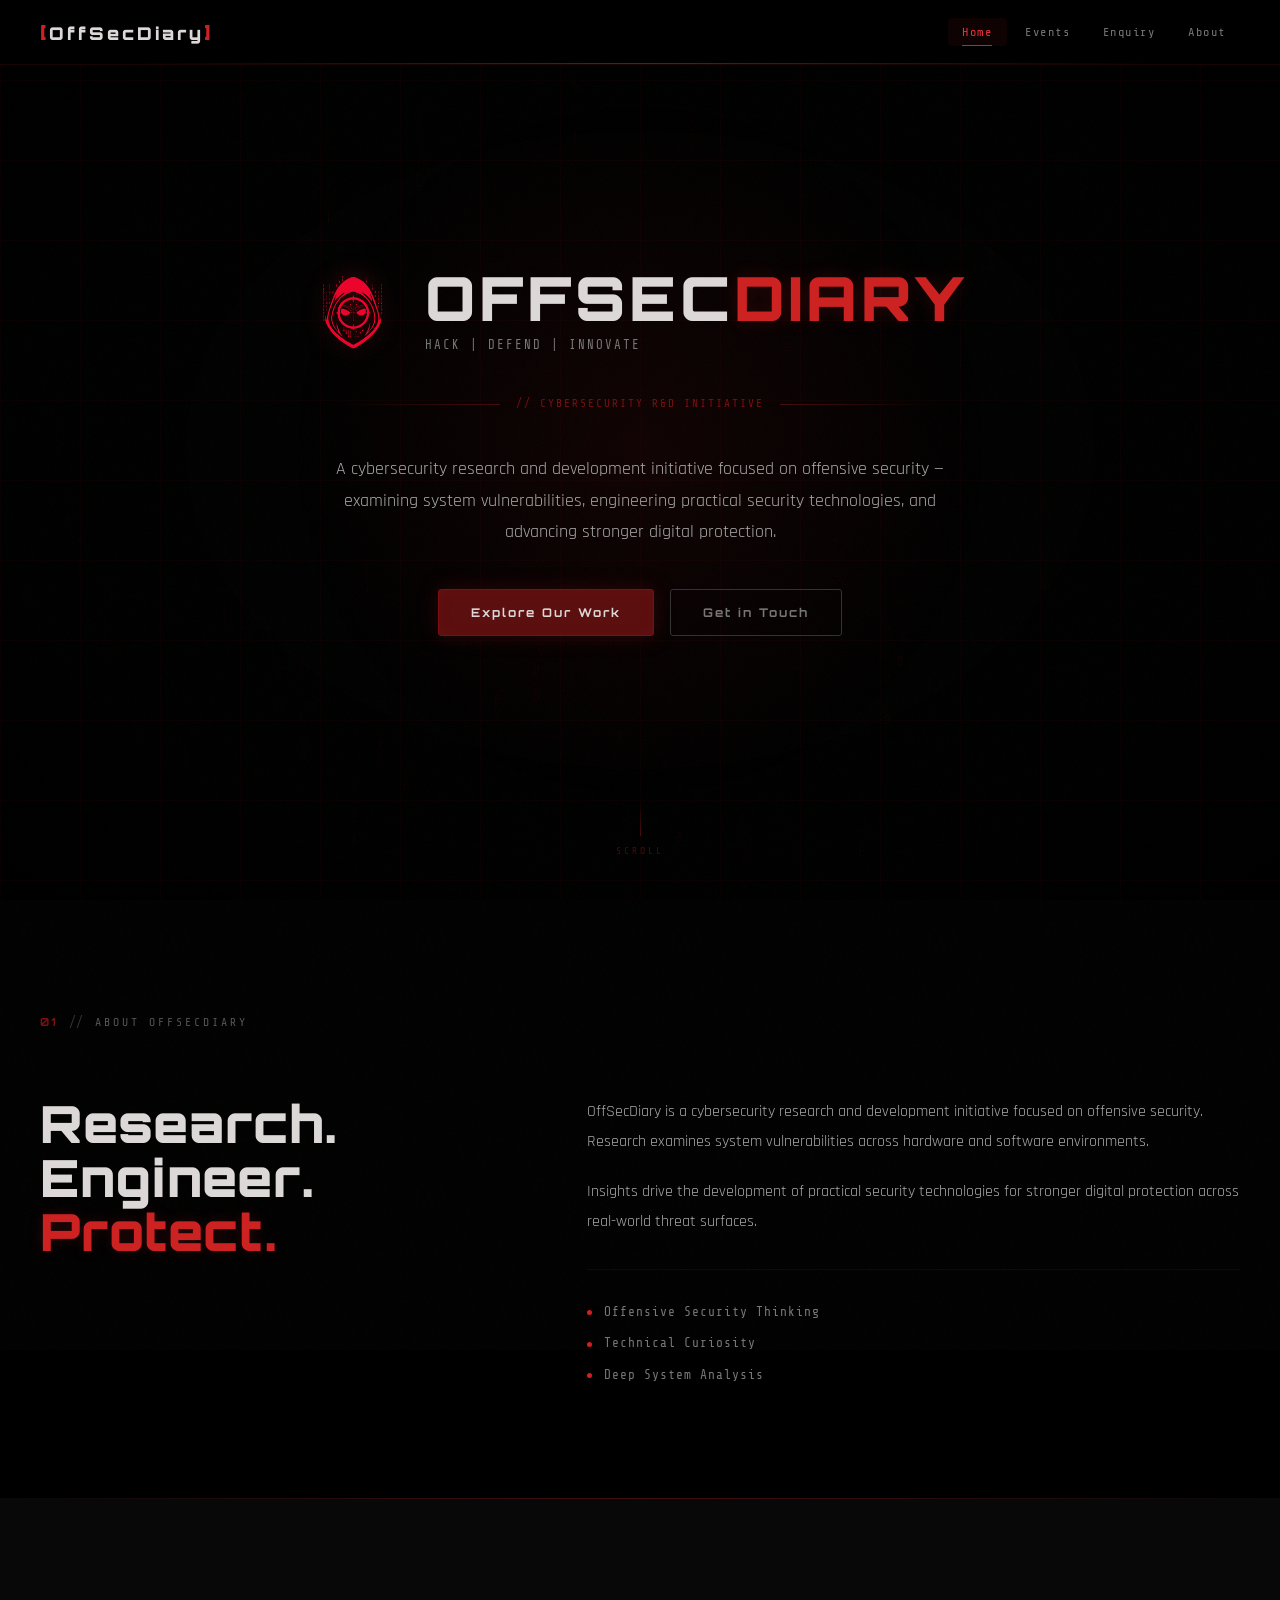
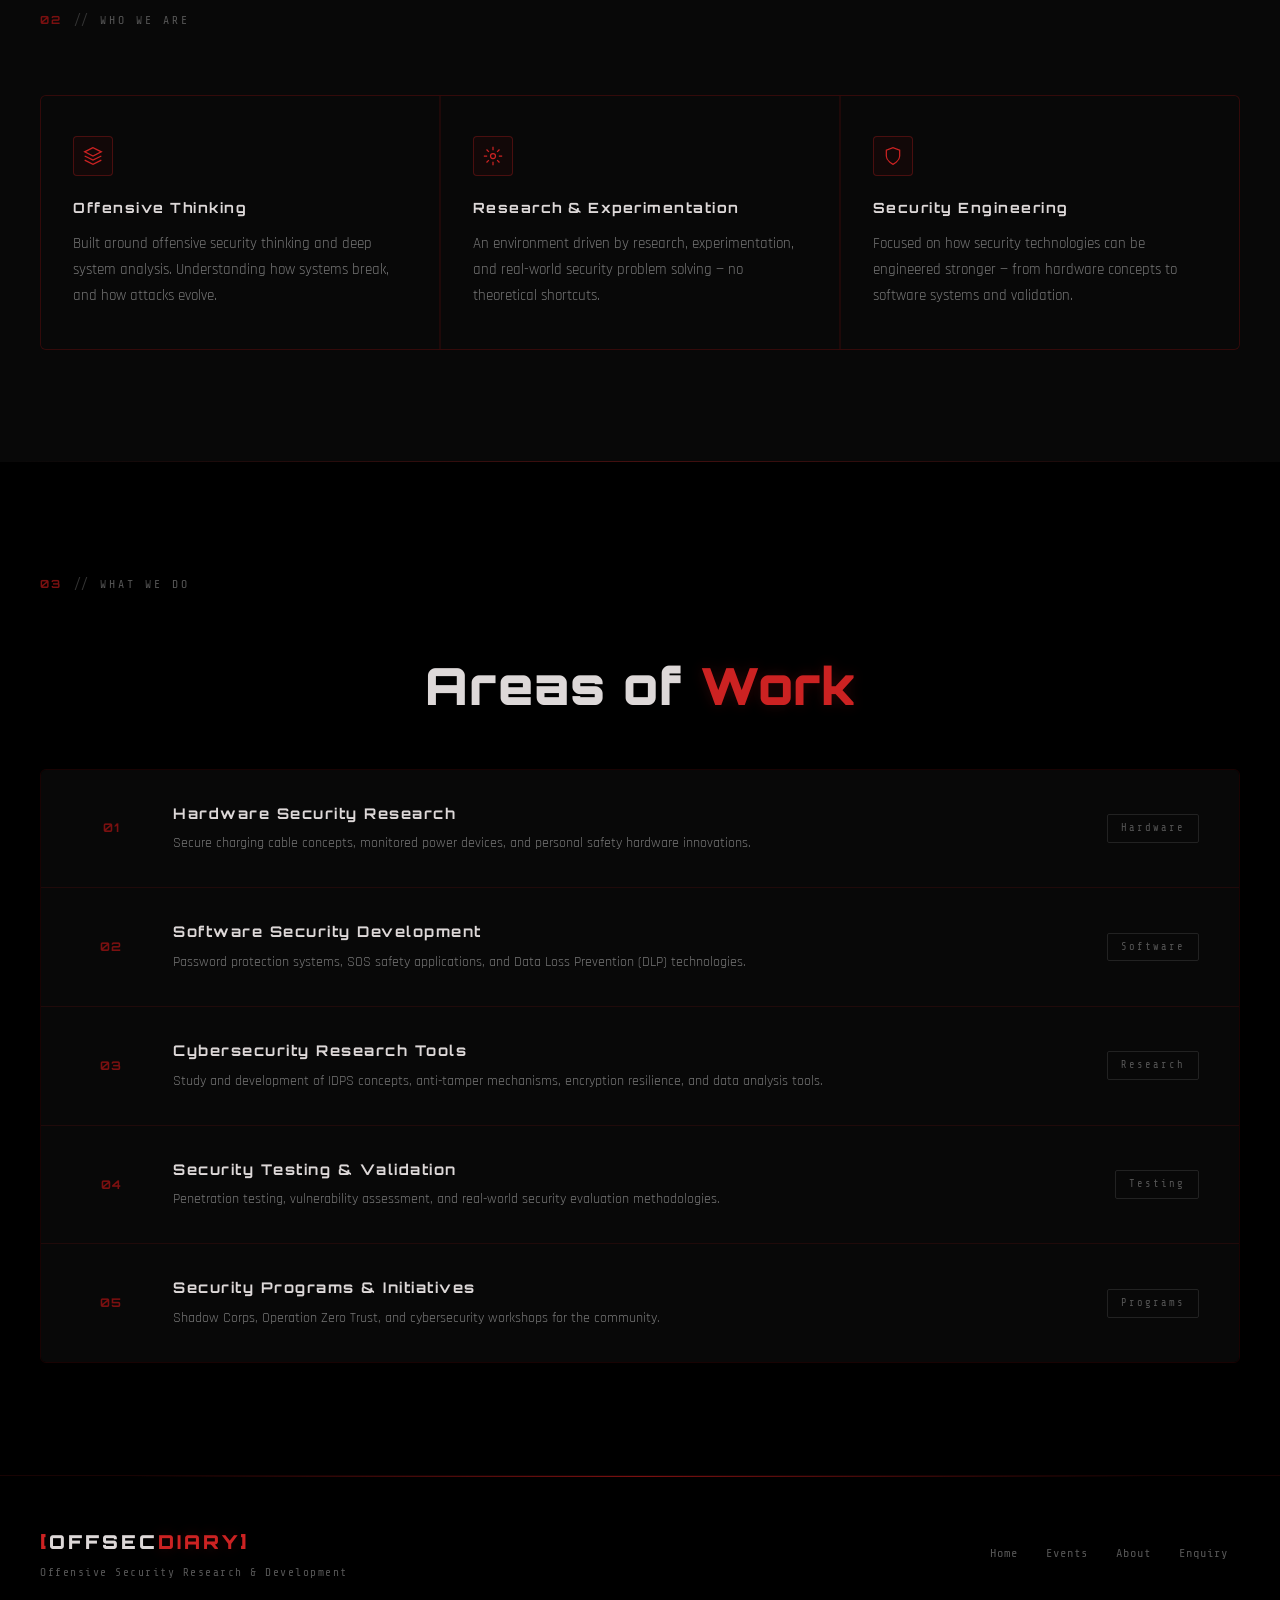
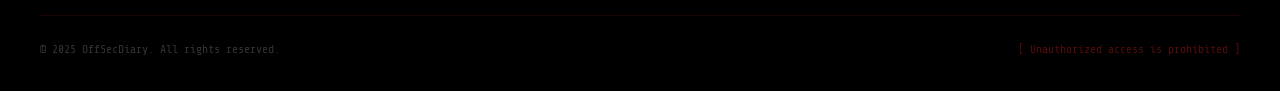
<file: html/home.html>
<!DOCTYPE html>
<html lang="en">
<head>
  <meta charset="UTF-8" />
  <meta name="viewport" content="width=device-width, initial-scale=1.0" />
  <title>OffSecDiary — Offensive Security Research</title>
  <link rel="preconnect" href="https://fonts.googleapis.com">
  <link rel="preconnect" href="https://fonts.gstatic.com" crossorigin>
  <link href="https://fonts.googleapis.com/css2?family=Orbitron:wght@700;900&family=Rajdhani:wght@300;400;500;600&family=Share+Tech+Mono&display=swap" rel="stylesheet">
  <link rel="stylesheet" href="../css/home.css">
</head>
<body>

  <canvas id="bg-canvas"></canvas>
  <div class="grain"></div>
  <div class="vignette"></div>

  <!-- ===== NAV ===== -->
  <nav class="nav">
    <div class="nav-inner">
      <a href="home.html" class="nav-logo">
        <span class="nl-b">[</span>OffSecDiary<span class="nl-b">]</span>
      </a>
      <button class="nav-burger" id="burger" aria-label="Toggle menu">
        <span></span><span></span><span></span>
      </button>
      <ul class="nav-links" id="navLinks">
        <li><a href="home.html" class="active">Home</a></li>
        <li><a href="events.html">Events</a></li>
        <li><a href="enquiry.html">Enquiry</a></li>
        <li><a href="about.html">About</a></li>
        <!--<li><a href="achievements.html">Achievements</a></li>-->
      </ul>
    </div>
  </nav>

  <!-- ===== HERO ===== -->
  <header class="hero">
    <div class="hero-inner">

      <div class="hero-logo-block" data-reveal>
        <div class="logo-mark">
          <img src="../assets/bootlogo_noname.PNG" alt="OffSecDiary Logo" style="width: 80px; height: 80px; object-fit: contain;">
        </div>
        <div class="logo-text-block">
          <h1 class="logo-wordmark">OFFSEC<span class="lw-red">DIARY</span></h1>
          <p class="logo-tagline">Hack | Defend | Innovate</p>
        </div>
      </div>

      <div class="hero-rule" data-reveal data-delay="1">
        <span class="hr-line"></span>
        <span class="hr-mono">// CYBERSECURITY R&amp;D INITIATIVE</span>
        <span class="hr-line"></span>
      </div>

      <p class="hero-desc" data-reveal data-delay="2">
        A cybersecurity research and development initiative focused on offensive security —
        examining system vulnerabilities, engineering practical security technologies,
        and advancing stronger digital protection.
      </p>

      <div class="hero-actions" data-reveal data-delay="3">
        <a href="about.html" class="btn-primary">Explore Our Work</a>
        <a href="enquiry.html" class="btn-ghost">Get in Touch</a>
      </div>

    </div>

    <div class="hero-scroll">
      <span class="hs-line"></span>
      <span class="hs-text">SCROLL</span>
    </div>
  </header>

  <!-- ===== ABOUT ===== -->
  <section class="sec" id="about">
    <div class="sec-inner">

      <div class="sec-label" data-reveal>
        <span class="slab-n">01</span>
        <span class="slab-slash">//</span>
        <span class="slab-t">ABOUT OFFSECDIARY</span>
      </div>

      <div class="about-grid">
        <div class="about-left" data-reveal data-delay="1">
          <h2 class="sec-heading">Research.<br>Engineer.<br><span class="t-red">Protect.</span></h2>
        </div>
        <div class="about-right" data-reveal data-delay="2">
          <p>OffSecDiary is a cybersecurity research and development initiative focused on offensive security. Research examines system vulnerabilities across hardware and software environments.</p>
          <p>Insights drive the development of practical security technologies for stronger digital protection across real-world threat surfaces.</p>
          <div class="about-pillars">
            <div class="ap-item"><span class="ap-dot"></span>Offensive Security Thinking</div>
            <div class="ap-item"><span class="ap-dot"></span>Technical Curiosity</div>
            <div class="ap-item"><span class="ap-dot"></span>Deep System Analysis</div>
          </div>
        </div>
      </div>

    </div>
  </section>

  <!-- ===== WHO WE ARE ===== -->
  <section class="sec sec-alt" id="who">
    <div class="sec-inner">

      <div class="sec-label" data-reveal>
        <span class="slab-n">02</span>
        <span class="slab-slash">//</span>
        <span class="slab-t">WHO WE ARE</span>
      </div>

      <div class="who-grid">
        <div class="who-card" data-reveal data-delay="1">
          <div class="wc-icon">
            <svg viewBox="0 0 24 24" fill="none" stroke="currentColor" stroke-width="1.5">
              <path d="M12 2L2 7l10 5 10-5-10-5zM2 17l10 5 10-5M2 12l10 5 10-5"/>
            </svg>
          </div>
          <h3>Offensive Thinking</h3>
          <p>Built around offensive security thinking and deep system analysis. Understanding how systems break, and how attacks evolve.</p>
        </div>
        <div class="who-card" data-reveal data-delay="2">
          <div class="wc-icon">
            <svg viewBox="0 0 24 24" fill="none" stroke="currentColor" stroke-width="1.5">
              <circle cx="12" cy="12" r="3"/>
              <path d="M12 1v4M12 19v4M4.22 4.22l2.83 2.83M16.95 16.95l2.83 2.83M1 12h4M19 12h4M4.22 19.78l2.83-2.83M16.95 7.05l2.83-2.83"/>
            </svg>
          </div>
          <h3>Research &amp; Experimentation</h3>
          <p>An environment driven by research, experimentation, and real-world security problem solving — no theoretical shortcuts.</p>
        </div>
        <div class="who-card" data-reveal data-delay="3">
          <div class="wc-icon">
            <svg viewBox="0 0 24 24" fill="none" stroke="currentColor" stroke-width="1.5">
              <path d="M12 22s8-4 8-10V5l-8-3-8 3v7c0 6 8 10 8 10z"/>
            </svg>
          </div>
          <h3>Security Engineering</h3>
          <p>Focused on how security technologies can be engineered stronger — from hardware concepts to software systems and validation.</p>
        </div>
      </div>

    </div>
  </section>

  <!-- ===== WHAT WE DO ===== -->
  <section class="sec" id="what">
    <div class="sec-inner">

      <div class="sec-label" data-reveal>
        <span class="slab-n">03</span>
        <span class="slab-slash">//</span>
        <span class="slab-t">WHAT WE DO</span>
      </div>

      <h2 class="sec-heading sec-heading-center" data-reveal data-delay="1">Areas of <span class="t-red">Work</span></h2>

      <div class="work-list">

        <div class="work-item" data-reveal>
          <span class="wi-num">01</span>
          <div class="wi-body">
            <h3 class="wi-title">Hardware Security Research</h3>
            <p class="wi-desc">Secure charging cable concepts, monitored power devices, and personal safety hardware innovations.</p>
          </div>
          <span class="wi-tag">Hardware</span>
        </div>

        <div class="work-item" data-reveal>
          <span class="wi-num">02</span>
          <div class="wi-body">
            <h3 class="wi-title">Software Security Development</h3>
            <p class="wi-desc">Password protection systems, SOS safety applications, and Data Loss Prevention (DLP) technologies.</p>
          </div>
          <span class="wi-tag">Software</span>
        </div>

        <div class="work-item" data-reveal>
          <span class="wi-num">03</span>
          <div class="wi-body">
            <h3 class="wi-title">Cybersecurity Research Tools</h3>
            <p class="wi-desc">Study and development of IDPS concepts, anti-tamper mechanisms, encryption resilience, and data analysis tools.</p>
          </div>
          <span class="wi-tag">Research</span>
        </div>

        <div class="work-item" data-reveal>
          <span class="wi-num">04</span>
          <div class="wi-body">
            <h3 class="wi-title">Security Testing &amp; Validation</h3>
            <p class="wi-desc">Penetration testing, vulnerability assessment, and real-world security evaluation methodologies.</p>
          </div>
          <span class="wi-tag">Testing</span>
        </div>

        <div class="work-item" data-reveal>
          <span class="wi-num">05</span>
          <div class="wi-body">
            <h3 class="wi-title">Security Programs &amp; Initiatives</h3>
            <p class="wi-desc">Shadow Corps, Operation Zero Trust, and cybersecurity workshops for the community.</p>
          </div>
          <span class="wi-tag">Programs</span>
        </div>

      </div>
    </div>
  </section>

  <!-- ===== FOOTER ===== -->
  <footer class="footer">
    <div class="footer-inner">
      <div class="footer-top">
        <div class="ft-brand">
          <span class="ft-logo"><span class="nl-b">[</span>OFFSEC<span class="t-red">DIARY</span><span class="nl-b">]</span></span>
          <span class="ft-tagline">Offensive Security Research &amp; Development</span>
        </div>
        <nav class="ft-nav">
          <a href="home.html">Home</a>
          <a href="events.html">Events</a>
          <a href="about.html">About</a>
          <a href="enquiry.html">Enquiry</a>
          <!-- <a href="achievements.html">Achievements</a> -->
        </nav>
      </div>
      <div class="footer-bottom">
        <span>© 2025 OffSecDiary. All rights reserved.</span>
        <span class="ft-warn">[ Unauthorized access is prohibited ]</span>
      </div>
    </div>
  </footer>

  <script src="../js/home.js"></script>
</body>
</html>
</file>
<file: css/home.css>
/* =====================================================
   OFFSECDIARY — home.css
   Theme: Black · Deep Red · Maroon · Dark Grey
   ===================================================== */

/* ---- Variables ---- */
:root {
  --black:       #000000;
  --bg-1:        #080808;
  --bg-2:        #0e0e0e;
  --bg-3:        #141414;
  --bg-4:        #1a1a1a;

  --red:         #cc2222;
  --red-bright:  #e83333;
  --red-dim:     #7a1010;
  --maroon:      #5c0f0f;
  --maroon-deep: #300808;

  --grey-1: #222222;
  --grey-2: #333333;
  --grey-3: #555555;
  --grey-4: #777777;
  --grey-5: #aaaaaa;
  --grey-6: #cccccc;

  --text:       #ddd8d8;
  --text-muted: #666666;

  --border:     rgba(140, 20, 20, 0.18);
  --border-mid: rgba(180, 30, 30, 0.35);
  --border-hi:  rgba(204, 34, 34, 0.6);

  --glow:    rgba(204, 34, 34, 0.4);
  --glow-sm: rgba(204, 34, 34, 0.2);

  --font-display: 'Orbitron', sans-serif;
  --font-body:    'Rajdhani', sans-serif;
  --font-mono:    'Share Tech Mono', monospace;

  --ease: cubic-bezier(0.4, 0, 0.2, 1);
  --dur: 0.35s;
  --dur-slow: 0.7s;
}

/* ---- Reset ---- */
*, *::before, *::after { margin: 0; padding: 0; box-sizing: border-box; }
html { scroll-behavior: smooth; overflow-x: hidden; }
body {
  font-family: var(--font-body);
  background: var(--black);
  color: var(--text);
  overflow-x: hidden;
  line-height: 1.65;
  -webkit-font-smoothing: antialiased;
}
a { text-decoration: none; color: inherit; }
ul { list-style: none; }

/* ---- Ambient Layers ---- */
#bg-canvas {
  position: fixed;
  inset: 0;
  z-index: 0;
  opacity: 0.06;
  pointer-events: none;
}

.grain {
  position: fixed;
  inset: -50%;
  z-index: 1;
  width: 200%;
  height: 200%;
  opacity: 0.025;
  pointer-events: none;
  background-image: url("data:image/svg+xml,%3Csvg viewBox='0 0 512 512' xmlns='http://www.w3.org/2000/svg'%3E%3Cfilter id='n'%3E%3CfeTurbulence type='fractalNoise' baseFrequency='0.75' numOctaves='4' stitchTiles='stitch'/%3E%3C/filter%3E%3Crect width='100%25' height='100%25' filter='url(%23n)'/%3E%3C/svg%3E");
  background-size: 256px;
  animation: grain-shift 8s steps(10) infinite;
}

@keyframes grain-shift {
  0%   { transform: translate(0, 0); }
  10%  { transform: translate(-5%, -5%); }
  20%  { transform: translate(-10%, 5%); }
  30%  { transform: translate(5%, -10%); }
  40%  { transform: translate(-5%, 15%); }
  50%  { transform: translate(-10%, 5%); }
  60%  { transform: translate(15%, 0); }
  70%  { transform: translate(0, 10%); }
  80%  { transform: translate(-15%, 0); }
  90%  { transform: translate(10%, 5%); }
  100% { transform: translate(5%, 0); }
}

.vignette {
  position: fixed;
  inset: 0;
  z-index: 2;
  background: radial-gradient(ellipse at center, transparent 50%, rgba(0,0,0,0.75) 100%);
  pointer-events: none;
}

/* ===================== NAV ===================== */
.nav {
  position: fixed;
  top: 0; left: 0; right: 0;
  z-index: 100;
  background: rgba(0,0,0,0.9);
  backdrop-filter: blur(20px);
  border-bottom: 1px solid var(--border);
}

.nav::after {
  content: '';
  position: absolute;
  bottom: 0; left: 10%; right: 10%;
  height: 1px;
  background: linear-gradient(90deg, transparent, var(--red-dim), transparent);
}

.nav-inner {
  max-width: 1280px;
  margin: 0 auto;
  padding: 0 2.5rem;
  height: 64px;
  display: flex;
  align-items: center;
  gap: 3rem;
}

.nav-logo {
  font-family: var(--font-display);
  font-size: 1.1rem;
  font-weight: 900;
  letter-spacing: 3px;
  color: var(--text);
  white-space: nowrap;
}

.nl-b {
  color: var(--red);
  font-size: 1.3rem;
}

.nav-links {
  display: flex;
  gap: 0.25rem;
  margin-left: auto;
}

.nav-links a {
  font-family: var(--font-mono);
  font-size: 0.75rem;
  letter-spacing: 1.5px;
  color: var(--grey-4);
  padding: 0.45rem 0.9rem;
  border-radius: 3px;
  transition: color var(--dur) var(--ease),
              background var(--dur) var(--ease);
  position: relative;
}

.nav-links a::after {
  content: '';
  position: absolute;
  bottom: 0; left: 0.9rem; right: 0.9rem;
  height: 1px;
  background: var(--red);
  transform: scaleX(0);
  transform-origin: left;
  transition: transform var(--dur) var(--ease);
}

.nav-links a:hover,
.nav-links a.active {
  color: var(--text);
  background: rgba(204,34,34,0.07);
}

.nav-links a.active { color: var(--red-bright); }

.nav-links a:hover::after,
.nav-links a.active::after {
  transform: scaleX(1);
}

/* Mobile burger */
.nav-burger {
  display: none;
  flex-direction: column;
  gap: 5px;
  background: none;
  border: 1px solid var(--border-mid);
  padding: 0.45rem 0.5rem;
  border-radius: 3px;
  cursor: pointer;
  margin-left: auto;
}

.nav-burger span {
  width: 20px;
  height: 2px;
  background: var(--red);
  display: block;
  transition: var(--dur) var(--ease);
}

/* ===================== HERO ===================== */
.hero {
  min-height: 100vh;
  display: flex;
  align-items: center;
  justify-content: center;
  padding: 100px 2.5rem 6rem;
  position: relative;
  z-index: 10;
  overflow: hidden;
}

/* Subtle grid overlay */
.hero::before {
  content: '';
  position: absolute;
  inset: 0;
  background-image:
    linear-gradient(rgba(140,20,20,0.05) 1px, transparent 1px),
    linear-gradient(90deg, rgba(140,20,20,0.05) 1px, transparent 1px);
  background-size: 80px 80px;
  pointer-events: none;
}

/* Radial red glow under content */
.hero::after {
  content: '';
  position: absolute;
  top: 50%; left: 50%;
  transform: translate(-50%, -50%);
  width: 700px;
  height: 700px;
  background: radial-gradient(ellipse, rgba(92,15,15,0.18) 0%, transparent 70%);
  pointer-events: none;
}

.hero-inner {
  max-width: 820px;
  width: 100%;
  text-align: center;
  position: relative;
  z-index: 2;
  display: flex;
  flex-direction: column;
  align-items: center;
  gap: 2.5rem;
}

/* Logo block */
.hero-logo-block {
  display: flex;
  align-items: center;
  gap: 2rem;
}

.logo-mark {
  width: 80px;
  height: 80px;
  flex-shrink: 0;
  filter: drop-shadow(0 0 12px rgba(204,34,34,0.35));
  animation: logo-breathe 4s ease-in-out infinite;
}

@keyframes logo-breathe {
  0%,100% { filter: drop-shadow(0 0 12px rgba(204,34,34,0.35)); }
  50%      { filter: drop-shadow(0 0 22px rgba(204,34,34,0.6)); }
}

.logo-text-block {
  text-align: left;
}

.logo-wordmark {
  font-family: var(--font-display);
  font-size: clamp(2.2rem, 6vw, 3.8rem);
  font-weight: 900;
  letter-spacing: 4px;
  color: var(--text);
  line-height: 1;
  margin-bottom: 0.4rem;
}

.lw-red {
  color: var(--red);
  text-shadow: 0 0 18px var(--glow-sm);
}

.logo-tagline {
  font-family: var(--font-mono);
  font-size: 0.78rem;
  color: var(--grey-4);
  letter-spacing: 2px;
  text-transform: uppercase;
}

/* Divider */
.hero-rule {
  display: flex;
  align-items: center;
  gap: 1rem;
  width: 100%;
  max-width: 600px;
}

.hr-line {
  flex: 1;
  height: 1px;
  background: linear-gradient(90deg, transparent, var(--border-mid));
}

.hr-line:last-child {
  background: linear-gradient(90deg, var(--border-mid), transparent);
}

.hr-mono {
  font-family: var(--font-mono);
  font-size: 0.7rem;
  color: var(--red-dim);
  letter-spacing: 2px;
  white-space: nowrap;
}

/* Hero description */
.hero-desc {
  font-size: 1.1rem;
  color: var(--grey-5);
  line-height: 1.8;
  max-width: 620px;
  font-weight: 400;
}

/* CTA buttons */
.hero-actions {
  display: flex;
  gap: 1rem;
  flex-wrap: wrap;
  justify-content: center;
}

.btn-primary,
.btn-ghost {
  font-family: var(--font-display);
  font-size: 0.75rem;
  font-weight: 700;
  letter-spacing: 2px;
  padding: 0.8rem 2rem;
  border-radius: 3px;
  display: inline-flex;
  align-items: center;
  cursor: pointer;
  transition: all var(--dur) var(--ease);
}

.btn-primary {
  background: var(--maroon);
  color: var(--text);
  border: 1px solid var(--red-dim);
  box-shadow: 0 0 20px rgba(92,15,15,0.4), inset 0 0 15px rgba(204,34,34,0.05);
}

.btn-primary:hover {
  background: var(--red-dim);
  border-color: var(--red);
  box-shadow: 0 0 30px var(--glow-sm), 0 0 60px rgba(204,34,34,0.1);
  transform: translateY(-2px);
}

.btn-ghost {
  background: transparent;
  color: var(--grey-4);
  border: 1px solid var(--grey-2);
}

.btn-ghost:hover {
  border-color: var(--border-mid);
  color: var(--text);
  background: rgba(204,34,34,0.04);
  transform: translateY(-2px);
}

/* Scroll indicator */
.hero-scroll {
  position: absolute;
  bottom: 2.5rem;
  left: 50%;
  transform: translateX(-50%);
  display: flex;
  flex-direction: column;
  align-items: center;
  gap: 0.5rem;
  opacity: 0.35;
  pointer-events: none;
}

.hs-line {
  width: 1px;
  height: 36px;
  background: linear-gradient(to bottom, transparent, var(--red));
  animation: hs-pulse 2.5s ease-in-out infinite;
}

@keyframes hs-pulse {
  0%,100% { opacity: 0.4; }
  50%      { opacity: 1; }
}

.hs-text {
  font-family: var(--font-mono);
  font-size: 0.6rem;
  letter-spacing: 3px;
  color: var(--red);
}

/* ===================== SECTION SHARED ===================== */
.sec {
  position: relative;
  z-index: 10;
}

.sec-alt {
  background: var(--bg-1);
}

.sec-alt::before,
.sec-alt::after {
  content: '';
  position: absolute;
  left: 0; right: 0;
  height: 1px;
  background: linear-gradient(90deg, transparent, var(--border-mid), transparent);
}
.sec-alt::before { top: 0; }
.sec-alt::after  { bottom: 0; }

.sec-inner {
  max-width: 1280px;
  margin: 0 auto;
  padding: 7rem 2.5rem;
}

/* Section label */
.sec-label {
  display: flex;
  align-items: center;
  gap: 0.75rem;
  margin-bottom: 4rem;
}

.slab-n {
  font-family: var(--font-display);
  font-size: 0.7rem;
  font-weight: 700;
  color: var(--red-dim);
  letter-spacing: 2px;
}

.slab-slash {
  font-family: var(--font-mono);
  color: var(--grey-2);
  font-size: 0.8rem;
}

.slab-t {
  font-family: var(--font-mono);
  font-size: 0.72rem;
  letter-spacing: 3px;
  color: var(--grey-3);
}

/* Section headings */
.sec-heading {
  font-family: var(--font-display);
  font-size: clamp(2rem, 5vw, 3.2rem);
  font-weight: 900;
  line-height: 1.05;
  color: var(--text);
  letter-spacing: 1px;
}

.sec-heading-center {
  text-align: center;
  margin-bottom: 3.5rem;
}

.t-red {
  color: var(--red);
  text-shadow: 0 0 14px var(--glow-sm);
}

/* ===================== ABOUT ===================== */
.about-grid {
  display: grid;
  grid-template-columns: 1fr 1.4fr;
  gap: 5rem;
  align-items: start;
}

.about-right p {
  font-size: 1.02rem;
  color: var(--grey-5);
  line-height: 1.85;
  margin-bottom: 1.2rem;
}

.about-pillars {
  display: flex;
  flex-direction: column;
  gap: 0.65rem;
  margin-top: 2rem;
  padding-top: 2rem;
  border-top: 1px solid var(--border);
}

.ap-item {
  display: flex;
  align-items: center;
  gap: 0.8rem;
  font-family: var(--font-mono);
  font-size: 0.8rem;
  color: var(--grey-4);
  letter-spacing: 1px;
}

.ap-dot {
  width: 5px;
  height: 5px;
  background: var(--red);
  border-radius: 50%;
  flex-shrink: 0;
  box-shadow: 0 0 6px var(--glow-sm);
}

/* ===================== WHO WE ARE ===================== */
.who-grid {
  display: grid;
  grid-template-columns: repeat(3, 1fr);
  gap: 1.5px;
  background: var(--border);
  border: 1px solid var(--border);
  border-radius: 6px;
  overflow: hidden;
}

.who-card {
  background: var(--bg-1);
  padding: 2.5rem 2rem;
  position: relative;
  transition: background var(--dur) var(--ease);
}

.who-card::before {
  content: '';
  position: absolute;
  top: 0; left: 0; right: 0;
  height: 2px;
  background: linear-gradient(90deg, var(--red-dim), var(--maroon));
  transform: scaleX(0);
  transform-origin: left;
  transition: transform 0.5s var(--ease);
}

.who-card:hover { background: var(--bg-2); }
.who-card:hover::before { transform: scaleX(1); }

.wc-icon {
  width: 40px;
  height: 40px;
  border: 1px solid var(--border-mid);
  border-radius: 4px;
  display: flex;
  align-items: center;
  justify-content: center;
  color: var(--red);
  margin-bottom: 1.25rem;
  background: rgba(204,34,34,0.05);
  transition: all var(--dur) var(--ease);
}

.who-card:hover .wc-icon {
  border-color: var(--red);
  box-shadow: 0 0 12px var(--glow-sm);
}

.wc-icon svg { width: 20px; height: 20px; }

.who-card h3 {
  font-family: var(--font-display);
  font-size: 0.88rem;
  font-weight: 700;
  letter-spacing: 1.5px;
  color: var(--text);
  margin-bottom: 0.75rem;
}

.who-card p {
  font-size: 0.92rem;
  color: var(--grey-4);
  line-height: 1.75;
}

/* ===================== WHAT WE DO ===================== */
.work-list {
  display: flex;
  flex-direction: column;
  gap: 0;
  border: 1px solid var(--border);
  border-radius: 6px;
  overflow: hidden;
}

.work-item {
  display: grid;
  grid-template-columns: 60px 1fr auto;
  gap: 2rem;
  align-items: center;
  padding: 2rem 2.5rem;
  border-bottom: 1px solid var(--border);
  background: var(--bg-1);
  transition: background var(--dur) var(--ease), border-color var(--dur) var(--ease);
  position: relative;
  overflow: hidden;
}

.work-item::before {
  content: '';
  position: absolute;
  left: 0; top: 0; bottom: 0;
  width: 2px;
  background: var(--red);
  transform: scaleY(0);
  transform-origin: bottom;
  transition: transform 0.4s var(--ease);
}

.work-item:last-child { border-bottom: none; }
.work-item:hover { background: var(--bg-2); }
.work-item:hover::before { transform: scaleY(1); }

.wi-num {
  font-family: var(--font-display);
  font-size: 0.75rem;
  font-weight: 700;
  color: var(--red-dim);
  letter-spacing: 1px;
  text-align: center;
}

.wi-body { }

.wi-title {
  font-family: var(--font-display);
  font-size: 0.92rem;
  font-weight: 700;
  letter-spacing: 1.5px;
  color: var(--text);
  margin-bottom: 0.4rem;
  transition: color var(--dur) var(--ease);
}

.work-item:hover .wi-title { color: var(--red-bright); }

.wi-desc {
  font-size: 0.9rem;
  color: var(--grey-4);
  line-height: 1.6;
}

.wi-tag {
  font-family: var(--font-mono);
  font-size: 0.65rem;
  letter-spacing: 2px;
  color: var(--grey-3);
  border: 1px solid var(--grey-1);
  padding: 0.3rem 0.8rem;
  border-radius: 2px;
  white-space: nowrap;
  text-align: right;
  transition: all var(--dur) var(--ease);
}

.work-item:hover .wi-tag {
  border-color: var(--border-mid);
  color: var(--red);
}

/* ===================== FOOTER ===================== */
.footer {
  position: relative;
  z-index: 10;
  background: var(--black);
  border-top: 1px solid var(--border);
}

.footer::before {
  content: '';
  position: absolute;
  top: 0; left: 10%; right: 10%;
  height: 1px;
  background: linear-gradient(90deg, transparent, var(--red-dim), transparent);
}

.footer-inner {
  max-width: 1280px;
  margin: 0 auto;
  padding: 3rem 2.5rem 2rem;
}

.footer-top {
  display: flex;
  justify-content: space-between;
  align-items: center;
  gap: 2rem;
  margin-bottom: 2rem;
  flex-wrap: wrap;
}

.ft-brand {
  display: flex;
  flex-direction: column;
  gap: 0.35rem;
}

.ft-logo {
  font-family: var(--font-display);
  font-size: 1.2rem;
  font-weight: 900;
  letter-spacing: 3px;
}

.ft-tagline {
  font-family: var(--font-mono);
  font-size: 0.7rem;
  color: var(--grey-3);
  letter-spacing: 1.5px;
}

.ft-nav {
  display: flex;
  gap: 0.25rem;
  flex-wrap: wrap;
}

.ft-nav a {
  font-family: var(--font-mono);
  font-size: 0.75rem;
  letter-spacing: 1px;
  color: var(--grey-3);
  padding: 0.4rem 0.75rem;
  border-radius: 3px;
  transition: all var(--dur) var(--ease);
}

.ft-nav a:hover {
  color: var(--text);
  background: rgba(204,34,34,0.07);
}

.footer-bottom {
  border-top: 1px solid var(--border);
  padding-top: 1.5rem;
  display: flex;
  justify-content: space-between;
  align-items: center;
  flex-wrap: wrap;
  gap: 0.5rem;
}

.footer-bottom span {
  font-family: var(--font-mono);
  font-size: 0.72rem;
  color: var(--grey-2);
}

.ft-warn {
  color: var(--red-dim) !important;
  opacity: 0.7;
}

/* ===================== SCROLL REVEAL ===================== */
[data-reveal] {
  opacity: 0;
  transform: translateY(24px);
  transition: opacity var(--dur-slow) var(--ease),
              transform var(--dur-slow) var(--ease);
}

[data-reveal].visible {
  opacity: 1;
  transform: translateY(0);
}

[data-delay="1"] { transition-delay: 0.1s; }
[data-delay="2"] { transition-delay: 0.2s; }
[data-delay="3"] { transition-delay: 0.3s; }

/* ===================== RESPONSIVE ===================== */
@media (max-width: 960px) {
  .about-grid {
    grid-template-columns: 1fr;
    gap: 3rem;
  }

  .who-grid {
    grid-template-columns: 1fr;
  }

  .footer-top {
    flex-direction: column;
    align-items: flex-start;
  }
}

@media (max-width: 768px) {
  .nav-links { display: none; }
  .nav-burger { display: flex; }

  .nav-links.open {
    display: flex;
    flex-direction: column;
    position: absolute;
    top: 64px;
    left: 0; right: 0;
    background: rgba(0,0,0,0.97);
    border-bottom: 1px solid var(--border-mid);
    backdrop-filter: blur(20px);
    padding: 0.75rem 0;
    gap: 0;
  }

  .nav-links.open a {
    padding: 0.75rem 2.5rem;
    border-radius: 0;
    display: block;
  }

  .hero {
    padding: 90px 1.5rem 5rem;
  }

  .hero-logo-block {
    flex-direction: column;
    gap: 1.25rem;
    align-items: center;
  }

  .logo-text-block {
    text-align: center;
  }

  .hero-actions {
    flex-direction: column;
    width: 100%;
  }

  .btn-primary,
  .btn-ghost {
    justify-content: center;
    width: 100%;
  }

  .sec-inner {
    padding: 5rem 1.5rem;
  }

  .work-item {
    grid-template-columns: 48px 1fr;
    gap: 1rem;
    padding: 1.5rem;
  }

  .wi-tag { display: none; }

  .footer-inner {
    padding: 2.5rem 1.5rem 1.5rem;
  }

  .footer-bottom {
    flex-direction: column;
    align-items: flex-start;
  }
}

@media (max-width: 480px) {
  .logo-wordmark {
    font-size: 1.9rem;
  }

  .sec-heading {
    font-size: 1.8rem;
  }

  .hero-desc {
    font-size: 0.97rem;
  }
}
</file>
<file: css/about.css>
/* =====================================================
   OFFSECDIARY — about.css
   Extends home.css — same variables, same theme
===================================================== */

/* ---- Page layout (shared with events/enquiry) ---- */
.page-main {
  min-height: 100vh;
  padding: 100px 0 6rem;
  position: relative;
  z-index: 10;
}

.page-inner {
  max-width: 1100px;
  margin: 0 auto;
  padding: 4rem 2.5rem;
}

/* ---- Page header ---- */
.page-header {
  margin-bottom: 3.5rem;
}

.page-title {
  font-family: var(--font-display);
  font-size: clamp(2rem, 5vw, 3.2rem);
  font-weight: 900;
  letter-spacing: 2px;
  color: var(--text);
  margin: 1.25rem 0 0.75rem;
  line-height: 1.05;
}

.page-sub {
  font-size: 1rem;
  color: var(--grey-4);
  max-width: 620px;
  line-height: 1.7;
}

/* =====================================================
   ABOUT BLOCKS
===================================================== */

.about-block {
  background: var(--bg-1);
  border: 1px solid var(--border);
  border-radius: 6px;
  padding: 2.5rem;
  margin-bottom: 1.5px;
  position: relative;
  overflow: hidden;
  transition: border-color var(--dur) var(--ease);
}

/* Stack blocks flush like a list */
.about-block + .about-block {
  border-top: none;
  border-radius: 0;
}

.about-block:first-of-type {
  border-radius: 6px 6px 0 0;
}

.about-block:last-of-type {
  border-radius: 0 0 6px 6px;
  border-top: none;
}

/* Single block — standalone rounding */
.about-block:only-of-type {
  border-radius: 6px;
}

/* Red left accent line */
.about-block::before {
  content: '';
  position: absolute;
  left: 0; top: 0; bottom: 0;
  width: 2px;
  background: linear-gradient(to bottom, transparent, var(--red-dim), transparent);
  transition: background var(--dur) var(--ease);
}

.about-block:hover::before {
  background: linear-gradient(to bottom, transparent, var(--red), transparent);
}

.about-block:hover {
  border-color: var(--border-mid);
}

/* Top divider between blocks */
.about-block + .about-block {
  border-top: 1px solid var(--border);
}

.about-block-body {
  margin-top: 1.75rem;
}

.about-block-body p {
  font-size: 0.97rem;
  color: var(--grey-5);
  line-height: 1.85;
  margin-bottom: 1rem;
}

.about-block-desc {
  font-size: 0.97rem;
  color: var(--grey-4);
  line-height: 1.75;
  margin-top: 0.75rem;
  margin-bottom: 2rem;
}

/* Quote */
.about-quote {
  font-family: var(--font-mono);
  font-size: 0.9rem;
  color: var(--text);
  line-height: 1.7;
  border-left: 2px solid var(--red-dim);
  padding: 0.9rem 1.25rem;
  background: rgba(204,34,34,0.04);
  border-radius: 0 3px 3px 0;
  margin-top: 1.5rem;
}

/* =====================================================
   WHAT WE DO GRID
===================================================== */

.what-grid {
  display: grid;
  grid-template-columns: repeat(2, 1fr);
  gap: 1.5px;
  background: var(--border);
  border: 1px solid var(--border);
  border-radius: 4px;
  overflow: hidden;
}

.what-item {
  background: var(--bg-1);
  padding: 1.5rem 1.75rem;
  display: flex;
  gap: 1.25rem;
  align-items: flex-start;
  transition: background var(--dur) var(--ease);
  position: relative;
  overflow: hidden;
}

.what-item::before {
  content: '';
  position: absolute;
  top: 0; left: 0; right: 0;
  height: 1px;
  background: linear-gradient(90deg, var(--red-dim), transparent);
  transform: scaleX(0);
  transform-origin: left;
  transition: transform 0.4s var(--ease);
}

.what-item:hover { background: var(--bg-2); }
.what-item:hover::before { transform: scaleX(1); }

.what-num {
  font-family: var(--font-display);
  font-size: 0.65rem;
  font-weight: 700;
  color: var(--red-dim);
  letter-spacing: 1px;
  flex-shrink: 0;
  padding-top: 3px;
  min-width: 24px;
}

.what-item h4 {
  font-family: var(--font-display);
  font-size: 0.82rem;
  font-weight: 700;
  letter-spacing: 1.5px;
  color: var(--text);
  margin-bottom: 0.4rem;
  transition: color var(--dur) var(--ease);
}

.what-item:hover h4 { color: var(--red-bright); }

.what-item p {
  font-size: 0.87rem;
  color: var(--grey-4);
  line-height: 1.65;
  margin: 0;
}

/* =====================================================
   CERTIFICATIONS GRID
===================================================== */

.cert-grid {
  display: grid;
  grid-template-columns: repeat(2, 1fr);
  gap: 1.5px;
  background: var(--border);
  border: 1px solid var(--border);
  border-radius: 4px;
  overflow: hidden;
  margin-top: 1.5rem;
}

.cert-item {
  background: var(--bg-1);
  padding: 1.1rem 1.5rem;
  display: flex;
  align-items: center;
  gap: 1.25rem;
  transition: background var(--dur) var(--ease);
  position: relative;
  overflow: hidden;
}

.cert-item::before {
  content: '';
  position: absolute;
  left: 0; top: 0; bottom: 0;
  width: 2px;
  background: var(--red);
  transform: scaleY(0);
  transform-origin: bottom;
  transition: transform 0.35s var(--ease);
}

.cert-item:hover { background: var(--bg-2); }
.cert-item:hover::before { transform: scaleY(1); }

.cert-code {
  font-family: var(--font-display);
  font-size: 0.68rem;
  font-weight: 700;
  letter-spacing: 1.5px;
  color: var(--red);
  white-space: nowrap;
  min-width: 58px;
  text-shadow: 0 0 10px var(--glow-sm);
  flex-shrink: 0;
}

.cert-name {
  font-family: var(--font-body);
  font-size: 0.9rem;
  color: var(--grey-5);
  line-height: 1.4;
  transition: color var(--dur) var(--ease);
}

.cert-item:hover .cert-name { color: var(--text); }

.about-list {
  list-style: none;
  display: flex;
  flex-direction: column;
  gap: 0.6rem;
}

.about-list li {
  font-size: 0.92rem;
  color: var(--grey-4);
  line-height: 1.65;
  padding-left: 1.1rem;
  position: relative;
}

.about-list li::before {
  content: '▸';
  position: absolute;
  left: 0;
  color: var(--red-dim);
  font-size: 0.7rem;
  top: 3px;
}

/* =====================================================
   TEAM GRID
===================================================== */

.team-grid {
  display: grid;
  grid-template-columns: repeat(auto-fill, minmax(220px, 1fr));
  gap: 1.5px;
  background: var(--border);
  border: 1px solid var(--border);
  border-radius: 4px;
  overflow: hidden;
}

/* ---- Card ---- */
.team-card {
  perspective: 1200px;
  cursor: pointer;
  outline: none;
}

.team-inner {
  position: relative;
  height: 220px;
  width: 100%;
  transform-style: preserve-3d;
  transition: transform 0.65s cubic-bezier(0.4, 0.2, 0.2, 1);
}

.team-card.flipped .team-inner {
  transform: rotateY(180deg);
}

/* Shared face styles */
.team-front,
.team-back {
  position: absolute;
  inset: 0;
  backface-visibility: hidden;
  display: flex;
  flex-direction: column;
  align-items: center;
  justify-content: center;
  text-align: center;
  padding: 1.5rem 1.25rem;
  background: var(--bg-1);
  transition: background var(--dur) var(--ease);
}

.team-card:hover .team-front,
.team-card.flipped:hover .team-back {
  background: var(--bg-2);
}

/* Top accent line */
.team-front::after {
  content: '';
  position: absolute;
  top: 0; left: 0; right: 0;
  height: 2px;
  background: linear-gradient(90deg, transparent, var(--red-dim), transparent);
  opacity: 0;
  transition: opacity 0.3s ease;
}

.team-card:hover .team-front::after { opacity: 1; }

/* Back face — rotated */
.team-back {
  transform: rotateY(180deg);
  background: var(--bg-2);
  text-align: left;
  align-items: flex-start;
  justify-content: flex-start;
  padding: 1.75rem 1.5rem;
}

/* Avatar circle */
.team-avatar {
  width: 46px;
  height: 46px;
  border-radius: 50%;
  border: 1px solid var(--border-mid);
  background: rgba(204,34,34,0.07);
  display: flex;
  align-items: center;
  justify-content: center;
  font-family: var(--font-display);
  font-size: 1.1rem;
  font-weight: 700;
  color: var(--red);
  margin-bottom: 0.85rem;
  flex-shrink: 0;
  transition: all var(--dur) var(--ease);
}

.team-card:hover .team-avatar {
  border-color: var(--red);
  box-shadow: 0 0 14px var(--glow-sm);
}

.team-front h3 {
  font-family: var(--font-display);
  font-size: 0.85rem;
  font-weight: 700;
  letter-spacing: 1.5px;
  color: var(--text);
  margin-bottom: 0.35rem;
}

.team-role {
  font-family: var(--font-mono);
  font-size: 0.65rem;
  letter-spacing: 1.5px;
  color: var(--grey-3);
  text-transform: uppercase;
}

.team-flip-hint {
  font-family: var(--font-mono);
  font-size: 0.55rem;
  letter-spacing: 2px;
  color: var(--red-dim);
  margin-top: 0.85rem;
  opacity: 0.6;
}

/* Back content */
.team-back h4 {
  font-family: var(--font-display);
  font-size: 0.85rem;
  font-weight: 700;
  letter-spacing: 1.5px;
  color: var(--red);
  margin-bottom: 1rem;
  padding-bottom: 0.65rem;
  border-bottom: 1px solid var(--border);
  width: 100%;
}

.team-back ul {
  list-style: none;
  display: flex;
  flex-direction: column;
  gap: 0.45rem;
  width: 100%;
}

.team-back ul li {
  font-family: var(--font-mono);
  font-size: 0.78rem;
  color: var(--grey-4);
  padding-left: 0.9rem;
  position: relative;
  line-height: 1.5;
}

.team-back ul li::before {
  content: '▸';
  position: absolute;
  left: 0;
  color: var(--red-dim);
  font-size: 0.6rem;
  top: 2px;
}

/* =====================================================
   RESPONSIVE
===================================================== */

@media (max-width: 900px) {
  .what-grid  { grid-template-columns: 1fr; }
  .cert-grid  { grid-template-columns: 1fr; }
}

@media (max-width: 768px) {
  .page-inner { padding: 3rem 1.5rem; }

  .about-block { padding: 1.75rem 1.5rem; }

  .team-grid {
    grid-template-columns: repeat(2, 1fr);
  }

  .team-inner { height: 200px; }
}

@media (max-width: 480px) {
  .team-grid {
    grid-template-columns: 1fr;
  }

  .team-inner { height: 190px; }
}
</file>
<file: css/achievements.css>
/* =====================================================
   OFFSECDIARY — achievements.css
   Extends home.css — same variables, same theme
===================================================== */

/* ---- Page layout (shared across all pages) ---- */
.page-main {
  min-height: 100vh;
  padding: 100px 0 6rem;
  position: relative;
  z-index: 10;
}

.page-inner {
  max-width: 1280px;
  margin: 0 auto;
  padding: 4rem 2.5rem;
}

/* ---- Page header ---- */
.page-header {
  margin-bottom: 3.5rem;
}

.page-title {
  font-family: var(--font-display);
  font-size: clamp(2rem, 5vw, 3.2rem);
  font-weight: 900;
  letter-spacing: 2px;
  color: var(--text);
  margin: 1.25rem 0 0.75rem;
  line-height: 1.05;
}

.page-sub {
  font-size: 1rem;
  color: var(--grey-4);
  max-width: 580px;
  line-height: 1.7;
}

/* =====================================================
   ACHIEVEMENT GRID
===================================================== */

.ach-grid {
  display: grid;
  grid-template-columns: repeat(4, 1fr);
  gap: 1.5px;
  background: var(--border);
  border: 1px solid var(--border);
  border-radius: 6px;
  overflow: hidden;
}

/* =====================================================
   ACHIEVEMENT CARD
===================================================== */

.ach-card {
  background: var(--bg-1);
  padding: 2rem 1.75rem;
  position: relative;
  overflow: hidden;
  transition: background var(--dur) var(--ease);
  display: flex;
  flex-direction: column;
  gap: 0.75rem;
}

/* Top accent line — scales in on hover */
.ach-card::before {
  content: '';
  position: absolute;
  top: 0; left: 0; right: 0;
  height: 2px;
  background: linear-gradient(90deg, var(--red-dim), var(--red), var(--maroon));
  transform: scaleX(0);
  transform-origin: left;
  transition: transform 0.45s var(--ease);
}

.ach-card:hover { background: var(--bg-2); }
.ach-card:hover::before { transform: scaleX(1); }

/* Card top row: icon + tag */
.ach-card-top {
  display: flex;
  align-items: center;
  justify-content: space-between;
  margin-bottom: 0.25rem;
}

.ach-icon {
  font-size: 1.6rem;
  line-height: 1;
  filter: drop-shadow(0 0 6px rgba(204,34,34,0.3));
}

.ach-tag {
  font-family: var(--font-mono);
  font-size: 0.58rem;
  letter-spacing: 2px;
  color: var(--red-dim);
  border: 1px solid var(--border-mid);
  padding: 0.2rem 0.55rem;
  border-radius: 2px;
  background: rgba(204,34,34,0.05);
  transition: all var(--dur) var(--ease);
}

.ach-card:hover .ach-tag {
  color: var(--red);
  border-color: var(--border-hi);
  background: rgba(204,34,34,0.1);
}

/* Title */
.ach-title {
  font-family: var(--font-display);
  font-size: 0.82rem;
  font-weight: 700;
  letter-spacing: 1px;
  color: var(--text);
  line-height: 1.4;
  transition: color var(--dur) var(--ease);
}

.ach-card:hover .ach-title { color: var(--red-bright); }

/* Description */
.ach-desc {
  font-size: 0.88rem;
  color: var(--grey-4);
  line-height: 1.7;
  flex: 1;
}

/* =====================================================
   RESPONSIVE
===================================================== */

@media (max-width: 1100px) {
  .ach-grid { grid-template-columns: repeat(2, 1fr); }
}

@media (max-width: 768px) {
  .page-inner { padding: 3rem 1.5rem; }
}

@media (max-width: 520px) {
  .ach-grid { grid-template-columns: 1fr; }
}
</file>
<file: css/boot.css>
/* =====================================================
   OFFSECDIARY — boot.css
   Same fonts, same palette as the rest of the site
===================================================== */

:root {
  --red:        #cc2222;
  --red-bright: #e83333;
  --red-dim:    #7a1010;
  --maroon:     #5c0f0f;
  --black:      #000000;
  --bg-1:       #080808;
  --bg-2:       #0e0e0e;
  --grey-3:     #555555;
  --grey-4:     #777777;
  --grey-5:     #aaaaaa;
  --text:       #ddd8d8;
  --border:     rgba(140,20,20,0.25);
  --border-mid: rgba(180,30,30,0.4);
  --glow:       rgba(204,34,34,0.5);
  --glow-sm:    rgba(204,34,34,0.25);
  --font-display: 'Orbitron', sans-serif;
  --font-mono:    'Share Tech Mono', monospace;
}

*, *::before, *::after { margin: 0; padding: 0; box-sizing: border-box; }

html, body {
  width: 100%; height: 100%;
  overflow: hidden;
  background: var(--black);
  color: var(--text);
  font-family: var(--font-mono);
}

/* ---- Ambient layers ---- */
#boot-matrix {
  position: fixed;
  inset: 0;
  z-index: 0;
  opacity: 0.07;
  pointer-events: none;
}

.boot-grain {
  position: fixed;
  inset: -50%;
  width: 200%; height: 200%;
  z-index: 1;
  opacity: 0.025;
  pointer-events: none;
  background-image: url("data:image/svg+xml,%3Csvg viewBox='0 0 512 512' xmlns='http://www.w3.org/2000/svg'%3E%3Cfilter id='n'%3E%3CfeTurbulence type='fractalNoise' baseFrequency='0.75' numOctaves='4' stitchTiles='stitch'/%3E%3C/filter%3E%3Crect width='100%25' height='100%25' filter='url(%23n)'/%3E%3C/svg%3E");
  background-size: 256px;
  animation: grain 8s steps(10) infinite;
}

@keyframes grain {
  0%   { transform: translate(0,0); }
  10%  { transform: translate(-5%,-5%); }
  30%  { transform: translate(5%,-10%); }
  50%  { transform: translate(-10%,5%); }
  70%  { transform: translate(15%,0); }
  90%  { transform: translate(10%,5%); }
  100% { transform: translate(5%,0); }
}

.boot-vignette {
  position: fixed;
  inset: 0;
  z-index: 2;
  background: radial-gradient(ellipse at center, transparent 45%, rgba(0,0,0,0.85) 100%);
  pointer-events: none;
}

/* =====================================================
   BOOT SCREEN
===================================================== */

#boot-screen {
  position: fixed;
  inset: 0;
  z-index: 10;
  display: flex;
  flex-direction: column;
  align-items: center;
  justify-content: center;
  opacity: 0;
  transition: opacity 1.2s ease;
}

#boot-screen.visible { opacity: 1; }
#boot-screen.fade-out { opacity: 0; }

/* Corner brackets */
.corner {
  position: absolute;
  width: 20px;
  height: 20px;
  border-color: var(--red-dim);
  border-style: solid;
  opacity: 0.6;
}

.corner.tl { top: 24px;    left: 24px;    border-width: 1.5px 0 0 1.5px; }
.corner.tr { top: 24px;    right: 24px;   border-width: 1.5px 1.5px 0 0; }
.corner.bl { bottom: 24px; left: 24px;    border-width: 0 0 1.5px 1.5px; }
.corner.br { bottom: 24px; right: 24px;   border-width: 0 1.5px 1.5px 0; }

/* ---- Top bar ---- */
.boot-topbar {
  position: absolute;
  top: 32px;
  left: 50%;
  transform: translateX(-50%);
  display: flex;
  align-items: center;
  gap: 2rem;
  white-space: nowrap;
}

.tb-logo {
  font-family: var(--font-display);
  font-size: 0.95rem;
  font-weight: 900;
  letter-spacing: 3px;
  color: var(--text);
}

.tb-b   { color: var(--red); font-size: 1.1rem; }
.tb-red { color: var(--red); }

.tb-status {
  font-size: 0.68rem;
  letter-spacing: 3px;
  color: var(--red-dim);
}

.tb-telemetry {
  display: flex;
  gap: 1.25rem;
  font-size: 0.68rem;
  color: var(--grey-4);
  letter-spacing: 1px;
}

.tel-val { color: var(--grey-5); }

/* ---- Core ---- */
.boot-core {
  position: relative;
  width: min(260px, 50vw);
  height: min(260px, 50vw);
  display: flex;
  align-items: center;
  justify-content: center;
}

/* Rotating rings */
.core-rings {
  position: absolute;
  inset: 0;
  display: flex;
  align-items: center;
  justify-content: center;
}

.ring {
  position: absolute;
  border-radius: 50%;
  border: 1px solid var(--border);
}

.ring-1 {
  width: min(260px, 50vw); height: min(260px, 50vw);
  border-color: rgba(140,20,20,0.3);
  animation: spin 30s linear infinite;
}

.ring-2 {
  width: min(220px, 42vw); height: min(220px, 42vw);
  border-color: rgba(140,20,20,0.2);
  animation: spin 20s linear infinite reverse;
}

.ring-3 {
  width: min(180px, 35vw); height: min(180px, 35vw);
  border-color: rgba(140,20,20,0.15);
  animation: spin 12s linear infinite;
}

@keyframes spin { to { transform: rotate(360deg); } }

/* SVG progress ring */
.progress-svg {
  position: absolute;
  width: min(260px, 50vw);
  height: min(260px, 50vw);
  transform: rotate(-90deg);
}

.prog-track {
  fill: none;
  stroke: rgba(140,20,20,0.12);
  stroke-width: 2;
}

.prog-fill {
  fill: none;
  stroke: var(--red);
  stroke-width: 2;
  stroke-linecap: round;
  stroke-dasharray: 628.3;
  stroke-dashoffset: 628.3;
  transition: stroke-dashoffset 0.8s cubic-bezier(0.4, 0, 0.2, 1);
  filter: drop-shadow(0 0 6px var(--glow));
}

/* Inner core content */
.core-inner {
  position: relative;
  z-index: 2;
  display: flex;
  flex-direction: column;
  align-items: center;
  gap: 0.5rem;
  text-align: center;
}

.ci-logo {
  width: 52px;
  height: 52px;
  filter: drop-shadow(0 0 10px rgba(204,34,34,0.4));
  animation: logo-breathe 3s ease-in-out infinite;
}

@keyframes logo-breathe {
  0%,100% { filter: drop-shadow(0 0 8px rgba(204,34,34,0.3)); }
  50%      { filter: drop-shadow(0 0 18px rgba(204,34,34,0.6)); }
}

.ci-percent {
  font-family: var(--font-display);
  font-size: 1.4rem;
  font-weight: 900;
  color: var(--red);
  letter-spacing: 2px;
  text-shadow: 0 0 16px var(--glow-sm);
  line-height: 1;
}

.ci-phase {
  font-size: 0.65rem;
  letter-spacing: 3px;
  color: var(--grey-4);
}

/* ---- Diagnostics ---- */
.boot-diag {
  position: absolute;
  top: 50%;
  transform: translateY(-50%);
  display: flex;
  flex-direction: column;
  gap: 0.75rem;
}

.boot-diag.left  { left: clamp(20px, 6vw, 80px); }
.boot-diag.right { right: clamp(20px, 6vw, 80px); text-align: right; }

.diag-item {
  display: flex;
  flex-direction: column;
  gap: 0.15rem;
}

.boot-diag.right .diag-item { align-items: flex-end; }

.di-label {
  font-size: 0.62rem;
  letter-spacing: 2px;
  color: var(--grey-3);
}

.di-val {
  font-size: 0.72rem;
  letter-spacing: 1.5px;
}

.di-val.ok { color: var(--red); }

/* ---- Bottom status ---- */
.boot-bottom {
  position: absolute;
  bottom: 40px;
  left: 50%;
  transform: translateX(-50%);
  display: flex;
  flex-direction: column;
  align-items: center;
  gap: 0.75rem;
  width: clamp(260px, 50vw, 500px);
}

.status-line {
  font-size: 0.72rem;
  letter-spacing: 1.5px;
  color: var(--red-dim);
  min-height: 1.2em;
  text-align: center;
}

.status-bar {
  width: 100%;
  height: 1px;
  background: rgba(140,20,20,0.2);
  border-radius: 1px;
  overflow: hidden;
}

.status-bar-fill {
  height: 100%;
  width: 0%;
  background: linear-gradient(90deg, var(--maroon), var(--red));
  box-shadow: 0 0 8px var(--glow-sm);
  transition: width 0.8s cubic-bezier(0.4, 0, 0.2, 1);
}

/* =====================================================
   WELCOME SCREEN
===================================================== */

#welcome-screen {
  position: fixed;
  inset: 0;
  z-index: 20;
  background: var(--black);
  display: flex;
  align-items: center;
  justify-content: center;
  opacity: 0;
  pointer-events: none;
  transition: opacity 0.8s ease;
}

#welcome-screen.active {
  opacity: 1;
  pointer-events: auto;
}

.welcome-inner {
  display: flex;
  flex-direction: column;
  align-items: center;
  gap: 1.25rem;
  opacity: 0;
  transform: translateY(12px);
  transition: opacity 0.8s ease, transform 0.8s ease;
}

#welcome-screen.active .welcome-inner {
  opacity: 1;
  transform: translateY(0);
}

.welcome-logo-mark {
  width: 80px;
  height: 80px;
  filter: drop-shadow(0 0 16px rgba(204,34,34,0.45));
  animation: logo-breathe 3s ease-in-out infinite;
}

.welcome-title {
  font-family: var(--font-display);
  font-size: clamp(1.2rem, 3.5vw, 2rem);
  font-weight: 900;
  letter-spacing: 4px;
  color: var(--text);
}

.wt-red { color: var(--red); text-shadow: 0 0 18px var(--glow-sm); }

.welcome-sub {
  font-size: 0.72rem;
  letter-spacing: 3px;
  color: var(--grey-4);
}

/* =====================================================
   RESPONSIVE
===================================================== */

@media (max-width: 768px) {
  .boot-core    { width: 200px; height: 200px; }
  .progress-svg { width: 200px; height: 200px; }
  .ring-1       { width: 200px; height: 200px; }
  .ring-2       { width: 168px; height: 168px; }
  .ring-3       { width: 136px; height: 136px; }

  /* Recalculate circumference for r=95: 2π×95 ≈ 596.9 */
  .prog-fill    { stroke-dasharray: 596.9; stroke-dashoffset: 596.9; }

  .tb-status    { display: none; }
  .boot-diag    { display: none; }
}

@media (max-width: 480px) {
  .boot-core    { width: 160px; height: 160px; }
  .progress-svg { width: 160px; height: 160px; }
  .ring-1       { width: 160px; height: 160px; }
  .ring-2       { width: 130px; height: 130px; }
  .ring-3       { width: 100px; height: 100px; }

  .tb-telemetry { display: none; }
  .boot-bottom  { width: 90vw; }

  .ci-percent   { font-size: 1.1rem; }
}
</file>
<file: css/enquiry.css>
/* =====================================================
   OFFSECDIARY — enquiry.css
   Extends home.css — same variables, same theme
===================================================== */

/* ---- Page layout (reused from events) ---- */
.page-main {
  min-height: 100vh;
  padding: 100px 0 6rem;
  position: relative;
  z-index: 10;
}

.page-inner {
  max-width: 1280px;
  margin: 0 auto;
  padding: 4rem 2.5rem;
}

.enq-inner {
  max-width: 1100px;
}

/* ---- Page header ---- */
.page-header {
  margin-bottom: 3.5rem;
}

.page-title {
  font-family: var(--font-display);
  font-size: clamp(2rem, 5vw, 3.2rem);
  font-weight: 900;
  letter-spacing: 2px;
  color: var(--text);
  margin: 1.25rem 0 0.75rem;
  line-height: 1.05;
}

.page-sub {
  font-size: 1rem;
  color: var(--grey-4);
  max-width: 520px;
  line-height: 1.7;
}

/* =====================================================
   ENQUIRY GRID (form + contact side by side)
===================================================== */

.enq-grid {
  display: grid;
  grid-template-columns: 1fr 360px;
  gap: 1.5px;
  background: var(--border);
  border: 1px solid var(--border);
  border-radius: 6px;
  overflow: hidden;
  margin-bottom: 1.5px;
}

/* =====================================================
   CARDS
===================================================== */

.enq-card {
  background: var(--bg-1);
  padding: 2.5rem;
  position: relative;
}

.enq-card-side {
  border-left: none;
  background: var(--bg-2);
}

.enq-card-full {
  background: var(--bg-1);
  border: 1px solid var(--border);
  border-top: none;
  border-radius: 0 0 6px 6px;
  margin-top: 0;
}

/* Card label — reuses .sec-label style from home */
.enq-card-label {
  display: flex;
  align-items: center;
  gap: 0.75rem;
  margin-bottom: 1rem;
}

.enq-card-desc {
  font-size: 0.9rem;
  color: var(--grey-4);
  line-height: 1.7;
  margin-bottom: 2rem;
}

/* =====================================================
   FORM
===================================================== */

.enq-form {
  display: flex;
  flex-direction: column;
  gap: 1.25rem;
}

.form-row {
  display: grid;
  grid-template-columns: 1fr 1fr;
  gap: 1.25rem;
}

.form-group {
  display: flex;
  flex-direction: column;
  gap: 0.4rem;
}

.form-group label {
  font-family: var(--font-mono);
  font-size: 0.65rem;
  letter-spacing: 2.5px;
  color: var(--grey-3);
}

.form-group input,
.form-group textarea {
  width: 100%;
  background: var(--bg-0);
  border: 1px solid var(--border);
  border-radius: 3px;
  padding: 0.75rem 1rem;
  color: var(--text);
  font-family: var(--font-mono);
  font-size: 0.85rem;
  outline: none;
  transition: border-color var(--dur) var(--ease),
              box-shadow var(--dur) var(--ease);
  resize: vertical;
}

.form-group input::placeholder,
.form-group textarea::placeholder {
  color: var(--grey-2);
}

.form-group input:focus,
.form-group textarea:focus {
  border-color: var(--red-dim);
  box-shadow: 0 0 0 3px rgba(204,34,34,0.08);
}

/* Submit button — reuses home .btn-primary exactly */
.enq-submit {
  font-family: var(--font-display);
  font-size: 0.75rem;
  font-weight: 700;
  letter-spacing: 2px;
  padding: 0;
  border-radius: 3px;
  display: inline-flex;
  cursor: pointer;
  position: relative;
  overflow: hidden;
  transition: all var(--dur) var(--ease);
  border: none;
  margin-top: 0.5rem;
  align-self: flex-start;
}

.enq-submit .btn-inner {
  padding: 0.85rem 2rem;
  display: flex;
  align-items: center;
  gap: 0.6rem;
  position: relative;
  z-index: 2;
  transition: var(--dur) var(--ease);
}

.enq-submit {
  background: var(--maroon);
  color: var(--text);
  border: 1px solid var(--red-dim) !important;
  box-shadow: 0 0 20px rgba(92,15,15,0.4),
              inset 0 0 15px rgba(204,34,34,0.05);
}

.enq-submit .btn-bg {
  position: absolute;
  inset: 0;
  background: linear-gradient(135deg, var(--maroon), var(--red-dim));
  opacity: 0;
  transition: opacity var(--dur) var(--ease);
  z-index: 1;
}

.enq-submit:hover .btn-bg { opacity: 1; }

.enq-submit:hover {
  box-shadow: 0 0 30px var(--glow-sm), 0 0 60px rgba(204,34,34,0.1);
  transform: translateY(-2px);
}

.enq-submit .btn-arrow {
  font-size: 1rem;
  transition: transform var(--dur) var(--ease);
}

.enq-submit:hover .btn-arrow { transform: translateX(4px); }

/* =====================================================
   CONTACT LIST
===================================================== */

.contact-list {
  display: flex;
  flex-direction: column;
  gap: 0;
  border: 1px solid var(--border);
  border-radius: 4px;
  overflow: hidden;
  margin-bottom: 1.5rem;
}

.contact-item {
  display: flex;
  align-items: flex-start;
  gap: 1rem;
  padding: 0.9rem 1.1rem;
  border-bottom: 1px solid var(--border);
  transition: background var(--dur) var(--ease);
}

.contact-item:last-child { border-bottom: none; }
.contact-item:hover { background: var(--bg-3); }

.ci-label {
  font-family: var(--font-mono);
  font-size: 0.62rem;
  letter-spacing: 2px;
  color: var(--grey-3);
  white-space: nowrap;
  padding-top: 2px;
  min-width: 90px;
}

.ci-vals {
  display: flex;
  flex-direction: column;
  gap: 0.25rem;
}

.ci-vals a {
  font-family: var(--font-mono);
  font-size: 0.8rem;
  color: var(--grey-5);
  transition: color var(--dur) var(--ease);
  word-break: break-all;
}

.ci-vals a:hover { color: var(--red-bright); }

.contact-note {
  font-family: var(--font-mono);
  font-size: 0.72rem;
  color: var(--grey-3);
  line-height: 1.6;
  padding-left: 0.85rem;
  border-left: 2px solid var(--border-mid);
}

/* =====================================================
   FAQ ACCORDION
===================================================== */

.faq-list {
  display: flex;
  flex-direction: column;
  gap: 0;
  border: 1px solid var(--border);
  border-radius: 4px;
  overflow: hidden;
  margin-top: 1.5rem;
}

.faq-item {
  border-bottom: 1px solid var(--border);
}

.faq-item:last-child { border-bottom: none; }

.faq-q {
  width: 100%;
  display: flex;
  align-items: center;
  justify-content: space-between;
  gap: 1rem;
  padding: 1.1rem 1.5rem;
  background: none;
  border: none;
  cursor: pointer;
  text-align: left;
  transition: background var(--dur) var(--ease);
  position: relative;
}

.faq-q::before {
  content: '';
  position: absolute;
  left: 0; top: 0; bottom: 0;
  width: 2px;
  background: var(--red);
  transform: scaleY(0);
  transform-origin: bottom;
  transition: transform 0.35s var(--ease);
}

.faq-q[aria-expanded="true"]::before,
.faq-q:hover::before {
  transform: scaleY(1);
}

.faq-q:hover { background: rgba(204,34,34,0.04); }

.faq-q[aria-expanded="true"] {
  background: rgba(204,34,34,0.06);
}

.faq-q span:first-child {
  font-family: var(--font-body);
  font-size: 0.95rem;
  font-weight: 600;
  color: var(--text);
  letter-spacing: 0.3px;
  line-height: 1.4;
}

.faq-icon {
  font-family: var(--font-mono);
  font-size: 1.1rem;
  color: var(--red-dim);
  flex-shrink: 0;
  transition: transform 0.3s var(--ease), color 0.3s var(--ease);
  line-height: 1;
}

.faq-q[aria-expanded="true"] .faq-icon {
  transform: rotate(45deg);
  color: var(--red);
}

.faq-a {
  display: none;
  padding: 0 1.5rem 1.25rem 1.5rem;
  font-size: 0.92rem;
  color: var(--grey-4);
  line-height: 1.8;
  border-top: 1px solid var(--border);
  background: var(--bg-2);
}

.faq-a.open {
  display: block;
}

/* =====================================================
   SUCCESS POPUP
===================================================== */

.success-overlay {
  position: fixed;
  inset: 0;
  background: rgba(0,0,0,0.88);
  backdrop-filter: blur(10px);
  z-index: 500;
  display: none;
  align-items: center;
  justify-content: center;
  padding: 2rem;
}

.success-overlay.active {
  display: flex;
}

.success-box {
  background: var(--bg-1);
  border: 1px solid var(--border-mid);
  border-radius: 6px;
  padding: 3rem 2.5rem;
  text-align: center;
  max-width: 440px;
  width: 100%;
  box-shadow: 0 0 60px rgba(204,34,34,0.2), 0 40px 80px rgba(0,0,0,0.5);
}

.success-icon {
  width: 52px;
  height: 52px;
  border-radius: 50%;
  border: 2px solid var(--red-dim);
  display: flex;
  align-items: center;
  justify-content: center;
  font-size: 1.3rem;
  color: var(--red);
  margin: 0 auto 1.5rem;
  box-shadow: 0 0 20px var(--glow-sm);
}

.success-box h3 {
  font-family: var(--font-display);
  font-size: 1rem;
  font-weight: 700;
  letter-spacing: 2px;
  color: var(--text);
  margin-bottom: 0.75rem;
}

.success-box p {
  font-size: 0.9rem;
  color: var(--grey-4);
  line-height: 1.7;
  margin-bottom: 2rem;
}

/* btn-primary reuse */
.success-box .btn-primary {
  display: inline-flex;
  font-family: var(--font-display);
  font-size: 0.75rem;
  font-weight: 700;
  letter-spacing: 2px;
  padding: 0;
  border-radius: 3px;
  cursor: pointer;
  position: relative;
  overflow: hidden;
  transition: all var(--dur) var(--ease);
  border: none;
}

.success-box .btn-primary .btn-inner {
  padding: 0.8rem 2rem;
  position: relative;
  z-index: 2;
  background: var(--maroon);
  color: var(--text);
  border: 1px solid var(--red-dim);
  border-radius: 3px;
  transition: all var(--dur) var(--ease);
}

.success-box .btn-primary .btn-bg {
  position: absolute;
  inset: 0;
  background: linear-gradient(135deg, var(--maroon), var(--red-dim));
  opacity: 0;
  transition: opacity var(--dur) var(--ease);
  z-index: 1;
}

.success-box .btn-primary:hover .btn-bg { opacity: 1; }
.success-box .btn-primary:hover { transform: translateY(-2px); }

/* =====================================================
   RESPONSIVE
===================================================== */

@media (max-width: 960px) {
  .enq-grid {
    grid-template-columns: 1fr;
  }

  .enq-card-side {
    border-top: 1px solid var(--border);
    border-left: none;
  }
}

@media (max-width: 768px) {
  .page-inner { padding: 3rem 1.5rem; }

  .form-row {
    grid-template-columns: 1fr;
    gap: 1.25rem;
  }

  .enq-submit { align-self: stretch; width: 100%; }
  .enq-submit .btn-inner { justify-content: center; }

  .enq-card { padding: 1.75rem 1.5rem; }

  .success-box { padding: 2rem 1.5rem; }
}
</file>
